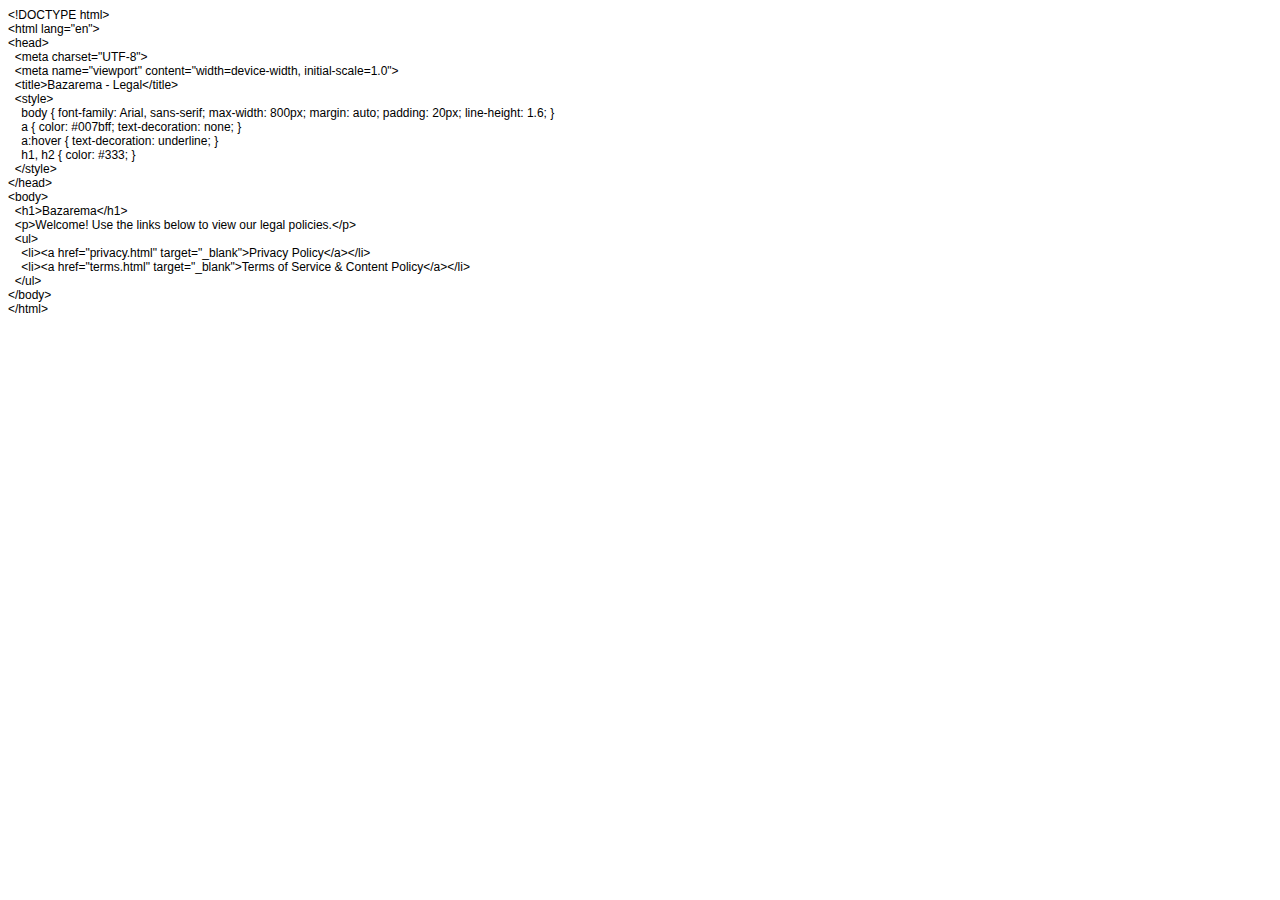
<file: index.html>
<!DOCTYPE html PUBLIC "-//W3C//DTD HTML 4.01//EN" "http://www.w3.org/TR/html4/strict.dtd">
<html>
<head>
  <meta http-equiv="Content-Type" content="text/html; charset=utf-8">
  <meta http-equiv="Content-Style-Type" content="text/css">
  <title></title>
  <meta name="Generator" content="Cocoa HTML Writer">
  <meta name="CocoaVersion" content="2575.3">
  <style type="text/css">
    p.p1 {margin: 0.0px 0.0px 0.0px 0.0px; font: 12.0px Helvetica}
  </style>
</head>
<body>
<p class="p1">&lt;!DOCTYPE html&gt;</p>
<p class="p1">&lt;html lang="en"&gt;</p>
<p class="p1">&lt;head&gt;</p>
<p class="p1"><span class="Apple-converted-space">  </span>&lt;meta charset="UTF-8"&gt;</p>
<p class="p1"><span class="Apple-converted-space">  </span>&lt;meta name="viewport" content="width=device-width, initial-scale=1.0"&gt;</p>
<p class="p1"><span class="Apple-converted-space">  </span>&lt;title&gt;Bazarema - Legal&lt;/title&gt;</p>
<p class="p1"><span class="Apple-converted-space">  </span>&lt;style&gt;</p>
<p class="p1"><span class="Apple-converted-space">    </span>body { font-family: Arial, sans-serif; max-width: 800px; margin: auto; padding: 20px; line-height: 1.6; }</p>
<p class="p1"><span class="Apple-converted-space">    </span>a { color: #007bff; text-decoration: none; }</p>
<p class="p1"><span class="Apple-converted-space">    </span>a:hover { text-decoration: underline; }</p>
<p class="p1"><span class="Apple-converted-space">    </span>h1, h2 { color: #333; }</p>
<p class="p1"><span class="Apple-converted-space">  </span>&lt;/style&gt;</p>
<p class="p1">&lt;/head&gt;</p>
<p class="p1">&lt;body&gt;</p>
<p class="p1"><span class="Apple-converted-space">  </span>&lt;h1&gt;Bazarema&lt;/h1&gt;</p>
<p class="p1"><span class="Apple-converted-space">  </span>&lt;p&gt;Welcome! Use the links below to view our legal policies.&lt;/p&gt;</p>
<p class="p1"><span class="Apple-converted-space">  </span>&lt;ul&gt;</p>
<p class="p1"><span class="Apple-converted-space">    </span>&lt;li&gt;&lt;a href="privacy.html" target="_blank"&gt;Privacy Policy&lt;/a&gt;&lt;/li&gt;</p>
<p class="p1"><span class="Apple-converted-space">    </span>&lt;li&gt;&lt;a href="terms.html" target="_blank"&gt;Terms of Service &amp; Content Policy&lt;/a&gt;&lt;/li&gt;</p>
<p class="p1"><span class="Apple-converted-space">  </span>&lt;/ul&gt;</p>
<p class="p1">&lt;/body&gt;</p>
<p class="p1">&lt;/html&gt;</p>
</body>
</html>
</file>
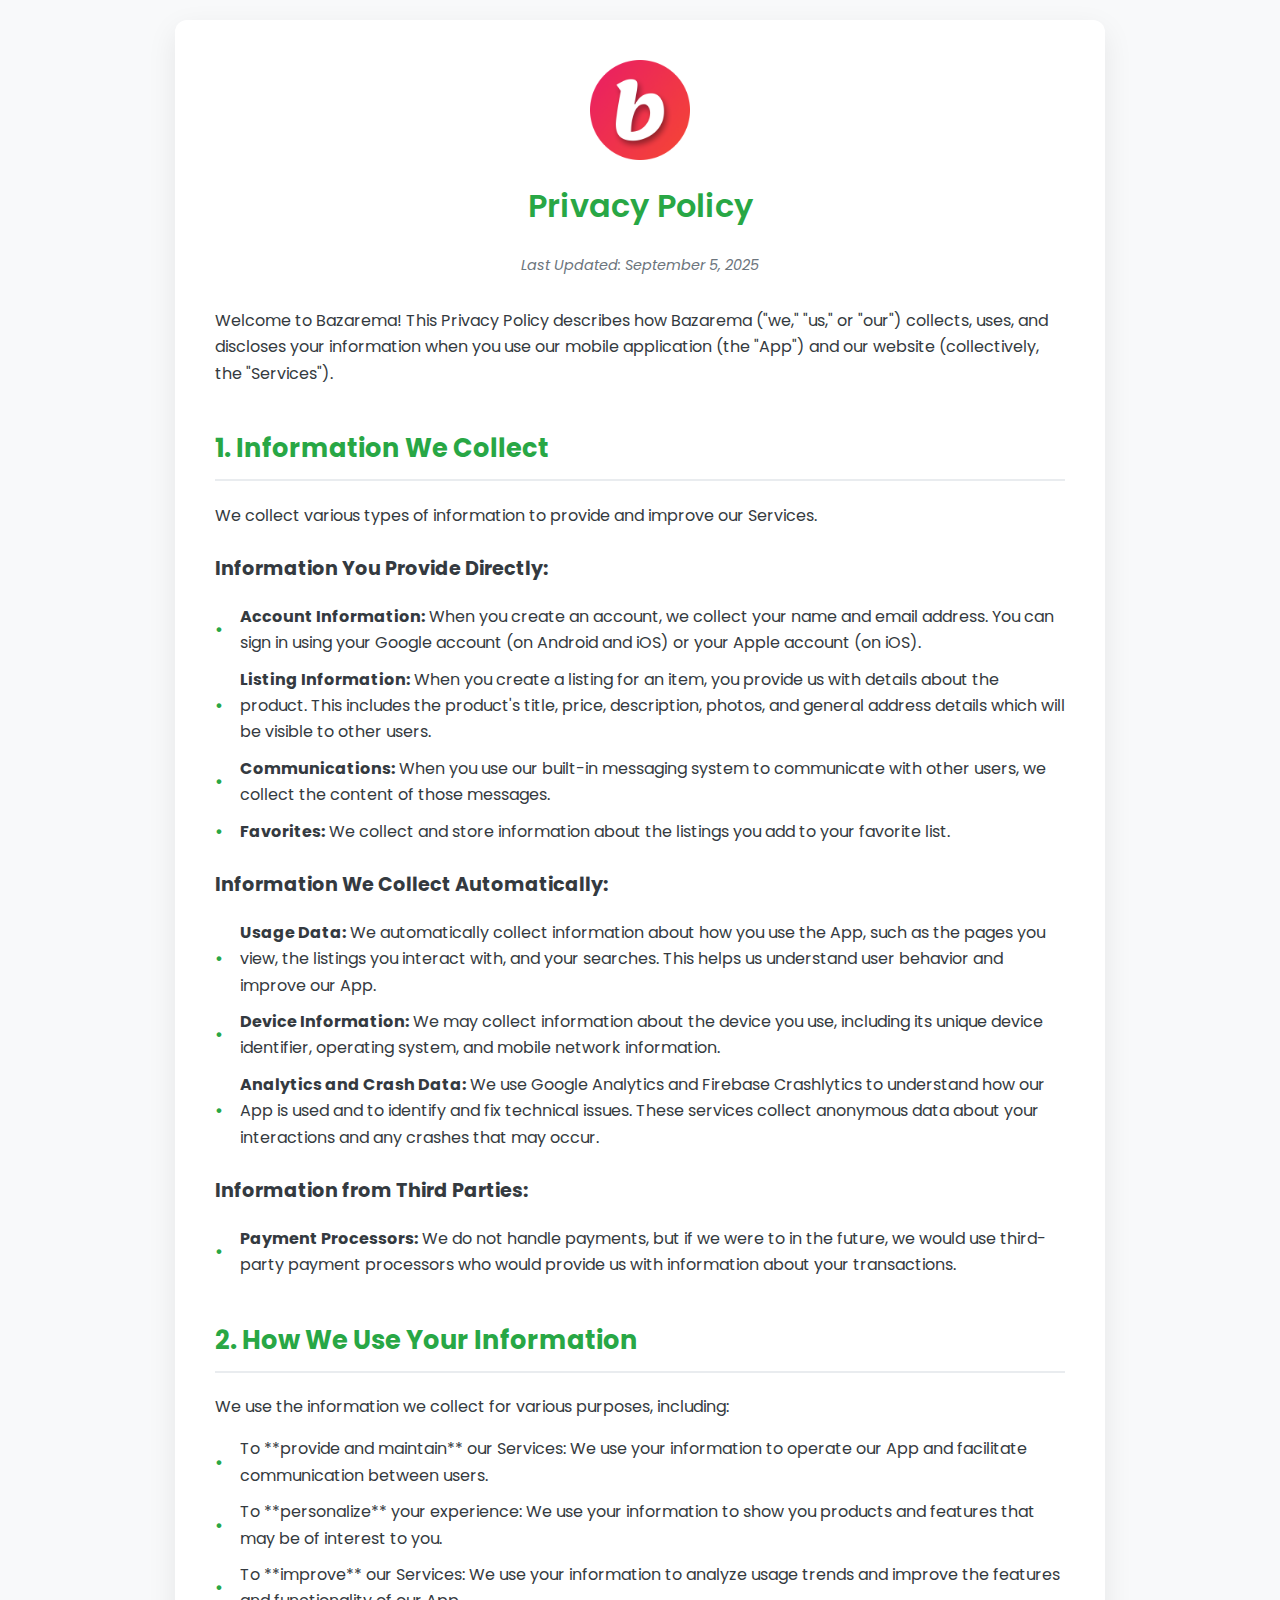
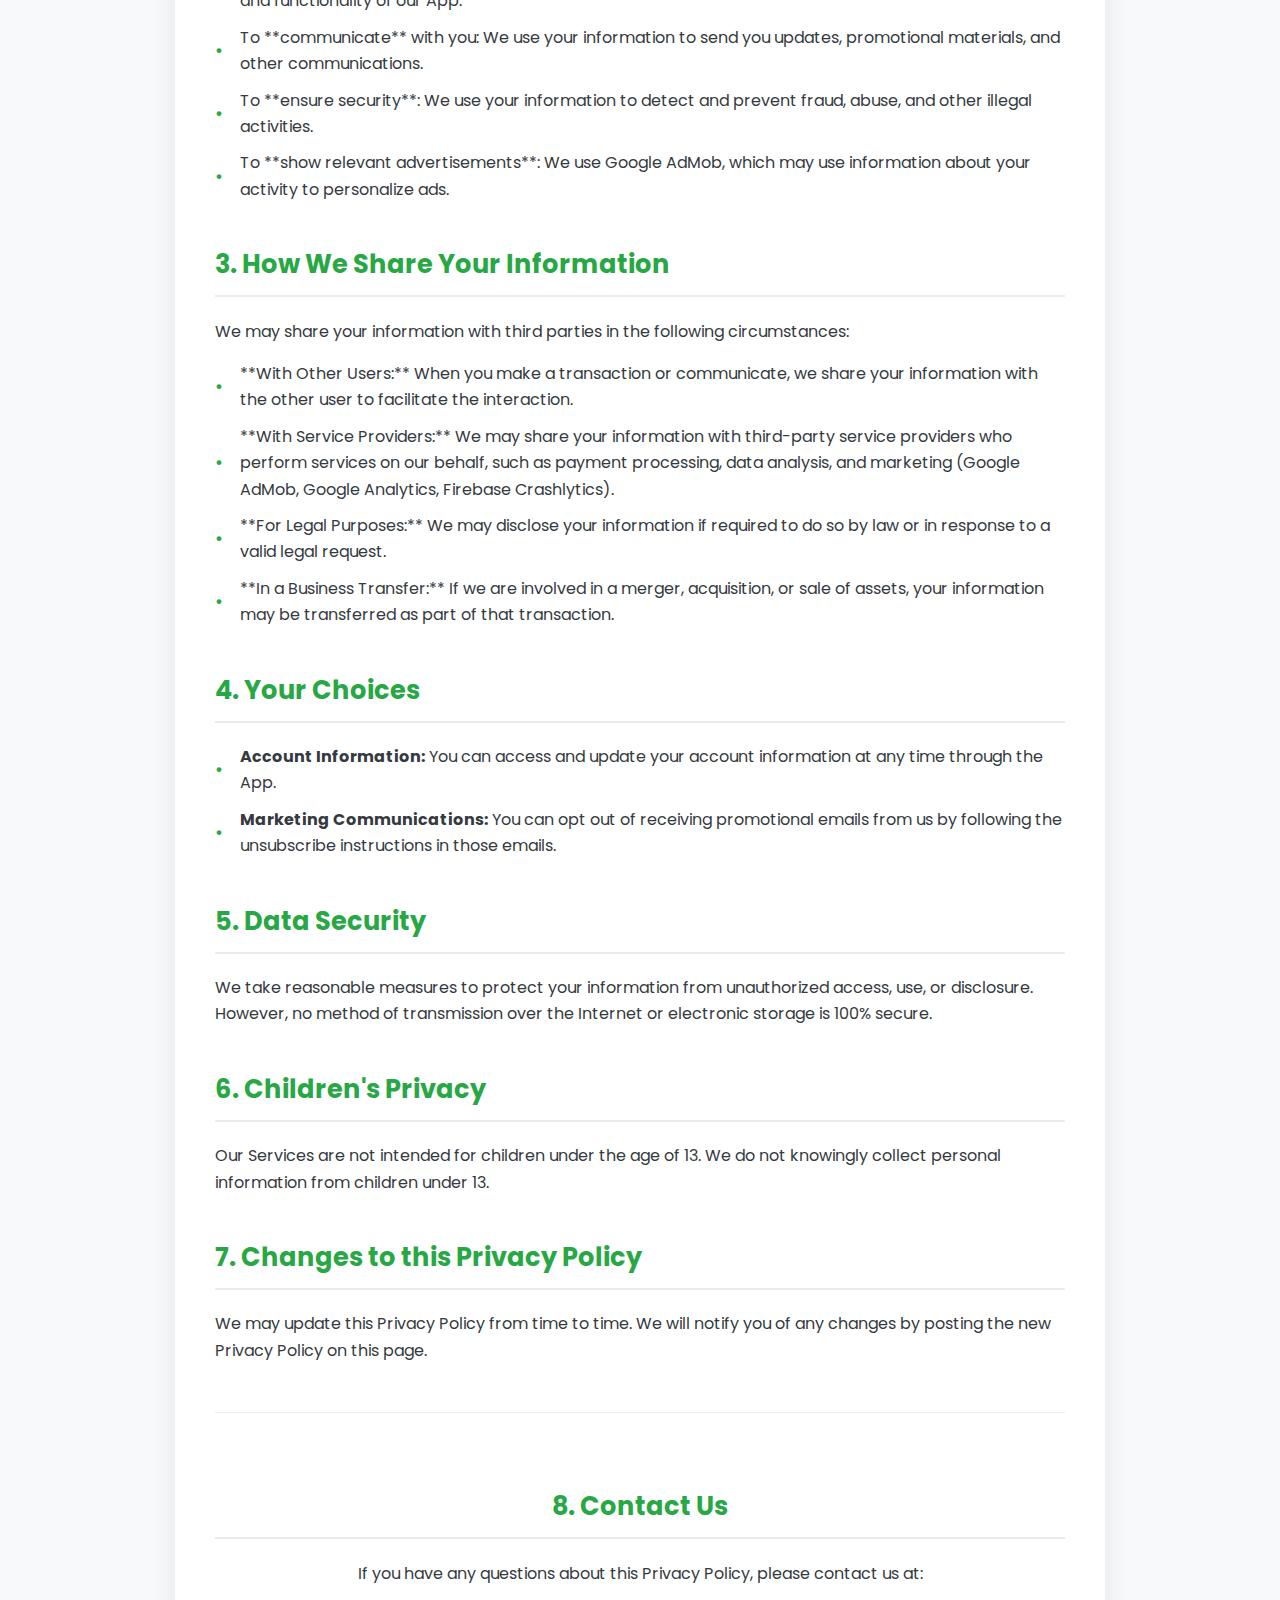
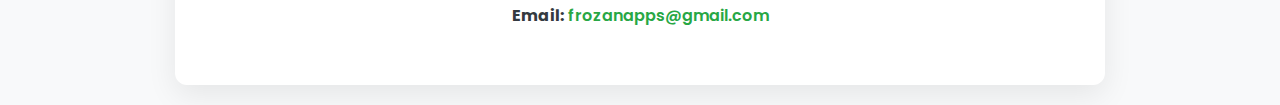
<file: privacy-policy-en.html>
<!DOCTYPE html>
<html lang="en">
<head>
    <meta charset="UTF-8">
    <meta name="viewport" content="width=device-width, initial-scale=1.0">
    <title>Bazarema - Privacy Policy</title>
    <link href="https://fonts.googleapis.com/css2?family=Poppins:wght@400;600&display=swap" rel="stylesheet">
    <style>
        :root {
            --primary-color: #28a745;
            --secondary-color: #f8f9fa;
            --text-color: #343a40;
            --light-text-color: #6c757d;
            --container-bg: #ffffff;
            --border-color: #e9ecef;
        }
        body {
            font-family: 'Poppins', sans-serif;
            line-height: 1.65;
            margin: 0;
            padding: 20px;
            background-color: var(--secondary-color);
            color: var(--text-color);
        }
        .container {
            max-width: 850px;
            margin: auto;
            background: var(--container-bg);
            padding: 40px;
            border-radius: 12px;
            box-shadow: 0 10px 30px rgba(0,0,0,0.08);
        }
        .header {
            text-align: center;
            margin-bottom: 30px;
        }
        .header .logo {
            margin-bottom: 20px;
        }
     .header .logo img {
        max-width: 100px; /* Adjust logo size as needed */
        height: auto;
        display: block; /* Ensures centering */
        margin: 0 auto; /* Centers the image */
      }
      .header h1 {
        color: var(--primary-color);
        font-size: 2rem;
        font-weight: 600;
        margin-top: 0;
      }
        .header .last-updated {
            font-style: italic;
            color: var(--light-text-color);
            font-size: 0.9rem;
        }
        .content h2 {
            font-size: 1.6rem;
            color: var(--primary-color);
            border-bottom: 2px solid var(--border-color);
            padding-bottom: 10px;
            margin-top: 2.5rem;
        }
        .content h3 {
            font-size: 1.2rem;
            color: var(--text-color);
            margin-top: 1.5rem;
        }
        .content p, .content ul {
            font-size: 1rem;
            color: var(--text-color);
        }
        .content ul {
            list-style: none;
            padding-left: 0;
        }
        .content li {
            position: relative;
            padding-left: 25px;
            margin-bottom: 10px;
        }
        .content li::before {
            content: '•';
            color: var(--primary-color);
            font-size: 1.2rem;
            position: absolute;
            left: 0;
            top: 50%;
            transform: translateY(-50%);
        }
        .contact-info {
            text-align: center;
            margin-top: 3rem;
            padding-top: 2rem;
            border-top: 1px solid var(--border-color);
        }
        a {
            color: var(--primary-color);
            text-decoration: none;
            font-weight: 600;
        }
        a:hover {
            text-decoration: underline;
        }
    </style>
</head>
<body>
    <div class="container">
        <div class="header">
            <div class="logo">
              <img src="bazarema_logo.png" alt="Bazarema Logo">
            </div>
            <h1>Privacy Policy</h1>
            <p class="last-updated">Last Updated: September 5, 2025</p>
        </div>
        
        <div class="content">
            <p>Welcome to Bazarema! This Privacy Policy describes how Bazarema ("we," "us," or "our") collects, uses, and discloses your information when you use our mobile application (the "App") and our website (collectively, the "Services").</p>

            <h2>1. Information We Collect</h2>
            <p>We collect various types of information to provide and improve our Services.</p>

            <h3>Information You Provide Directly:</h3>
            <ul>
                <li><strong>Account Information:</strong> When you create an account, we collect your name and email address. You can sign in using your Google account (on Android and iOS) or your Apple account (on iOS).</li>
                <li><strong>Listing Information:</strong> When you create a listing for an item, you provide us with details about the product. This includes the product's title, price, description, photos, and general address details which will be visible to other users.</li>
                <li><strong>Communications:</strong> When you use our built-in messaging system to communicate with other users, we collect the content of those messages.</li>
                <li><strong>Favorites:</strong> We collect and store information about the listings you add to your favorite list.</li>
            </ul>

            <h3>Information We Collect Automatically:</h3>
            <ul>
                <li><strong>Usage Data:</strong> We automatically collect information about how you use the App, such as the pages you view, the listings you interact with, and your searches. This helps us understand user behavior and improve our App.</li>
                <li><strong>Device Information:</strong> We may collect information about the device you use, including its unique device identifier, operating system, and mobile network information.</li>
                <li><strong>Analytics and Crash Data:</strong> We use Google Analytics and Firebase Crashlytics to understand how our App is used and to identify and fix technical issues. These services collect anonymous data about your interactions and any crashes that may occur.</li>
            </ul>

            <h3>Information from Third Parties:</h3>
            <ul>
                <li><strong>Payment Processors:</strong> We do not handle payments, but if we were to in the future, we would use third-party payment processors who would provide us with information about your transactions.</li>
            </ul>

            <h2>2. How We Use Your Information</h2>
            <p>We use the information we collect for various purposes, including:</p>
            <ul>
                <li>To **provide and maintain** our Services: We use your information to operate our App and facilitate communication between users.</li>
                <li>To **personalize** your experience: We use your information to show you products and features that may be of interest to you.</li>
                <li>To **improve** our Services: We use your information to analyze usage trends and improve the features and functionality of our App.</li>
                <li>To **communicate** with you: We use your information to send you updates, promotional materials, and other communications.</li>
                <li>To **ensure security**: We use your information to detect and prevent fraud, abuse, and other illegal activities.</li>
                <li>To **show relevant advertisements**: We use Google AdMob, which may use information about your activity to personalize ads.</li>
            </ul>

            <h2>3. How We Share Your Information</h2>
            <p>We may share your information with third parties in the following circumstances:</p>
            <ul>
                <li>**With Other Users:** When you make a transaction or communicate, we share your information with the other user to facilitate the interaction.</li>
                <li>**With Service Providers:** We may share your information with third-party service providers who perform services on our behalf, such as payment processing, data analysis, and marketing (Google AdMob, Google Analytics, Firebase Crashlytics).</li>
                <li>**For Legal Purposes:** We may disclose your information if required to do so by law or in response to a valid legal request.</li>
                <li>**In a Business Transfer:** If we are involved in a merger, acquisition, or sale of assets, your information may be transferred as part of that transaction.</li>
            </ul>
            
            <h2>4. Your Choices</h2>
            <ul>
                <li><strong>Account Information:</strong> You can access and update your account information at any time through the App.</li>
                <li><strong>Marketing Communications:</strong> You can opt out of receiving promotional emails from us by following the unsubscribe instructions in those emails.</li>
            </ul>

            <h2>5. Data Security</h2>
            <p>We take reasonable measures to protect your information from unauthorized access, use, or disclosure. However, no method of transmission over the Internet or electronic storage is 100% secure.</p>

            <h2>6. Children's Privacy</h2>
            <p>Our Services are not intended for children under the age of 13. We do not knowingly collect personal information from children under 13.</p>

            <h2>7. Changes to this Privacy Policy</h2>
            <p>We may update this Privacy Policy from time to time. We will notify you of any changes by posting the new Privacy Policy on this page.</p>

            <div class="contact-info">
                <h2>8. Contact Us</h2>
                <p>If you have any questions about this Privacy Policy, please contact us at:</p>
                <p><strong>Email:</strong> <a href="mailto:frozanapps@gmail.com">frozanapps@gmail.com</a></p>
            </div>
        </div>
    </div>
</body>
</html>
</file>
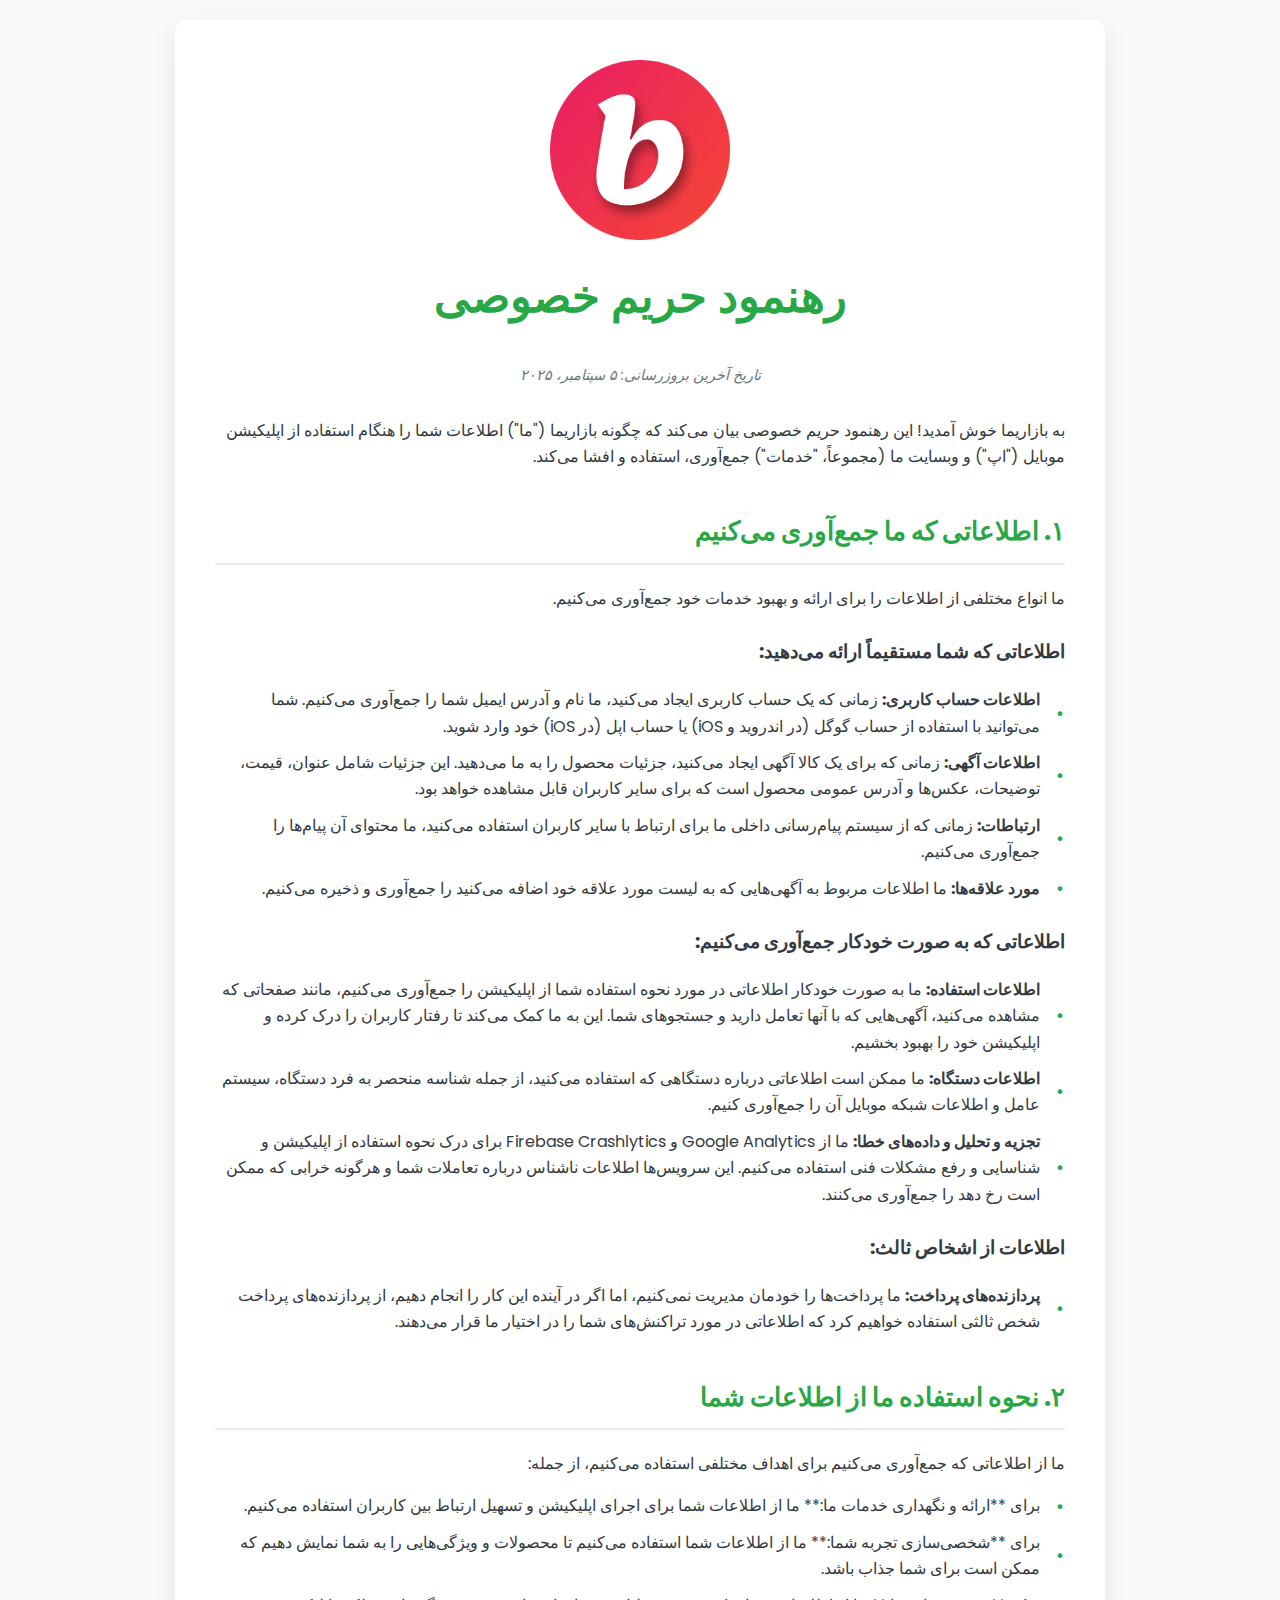
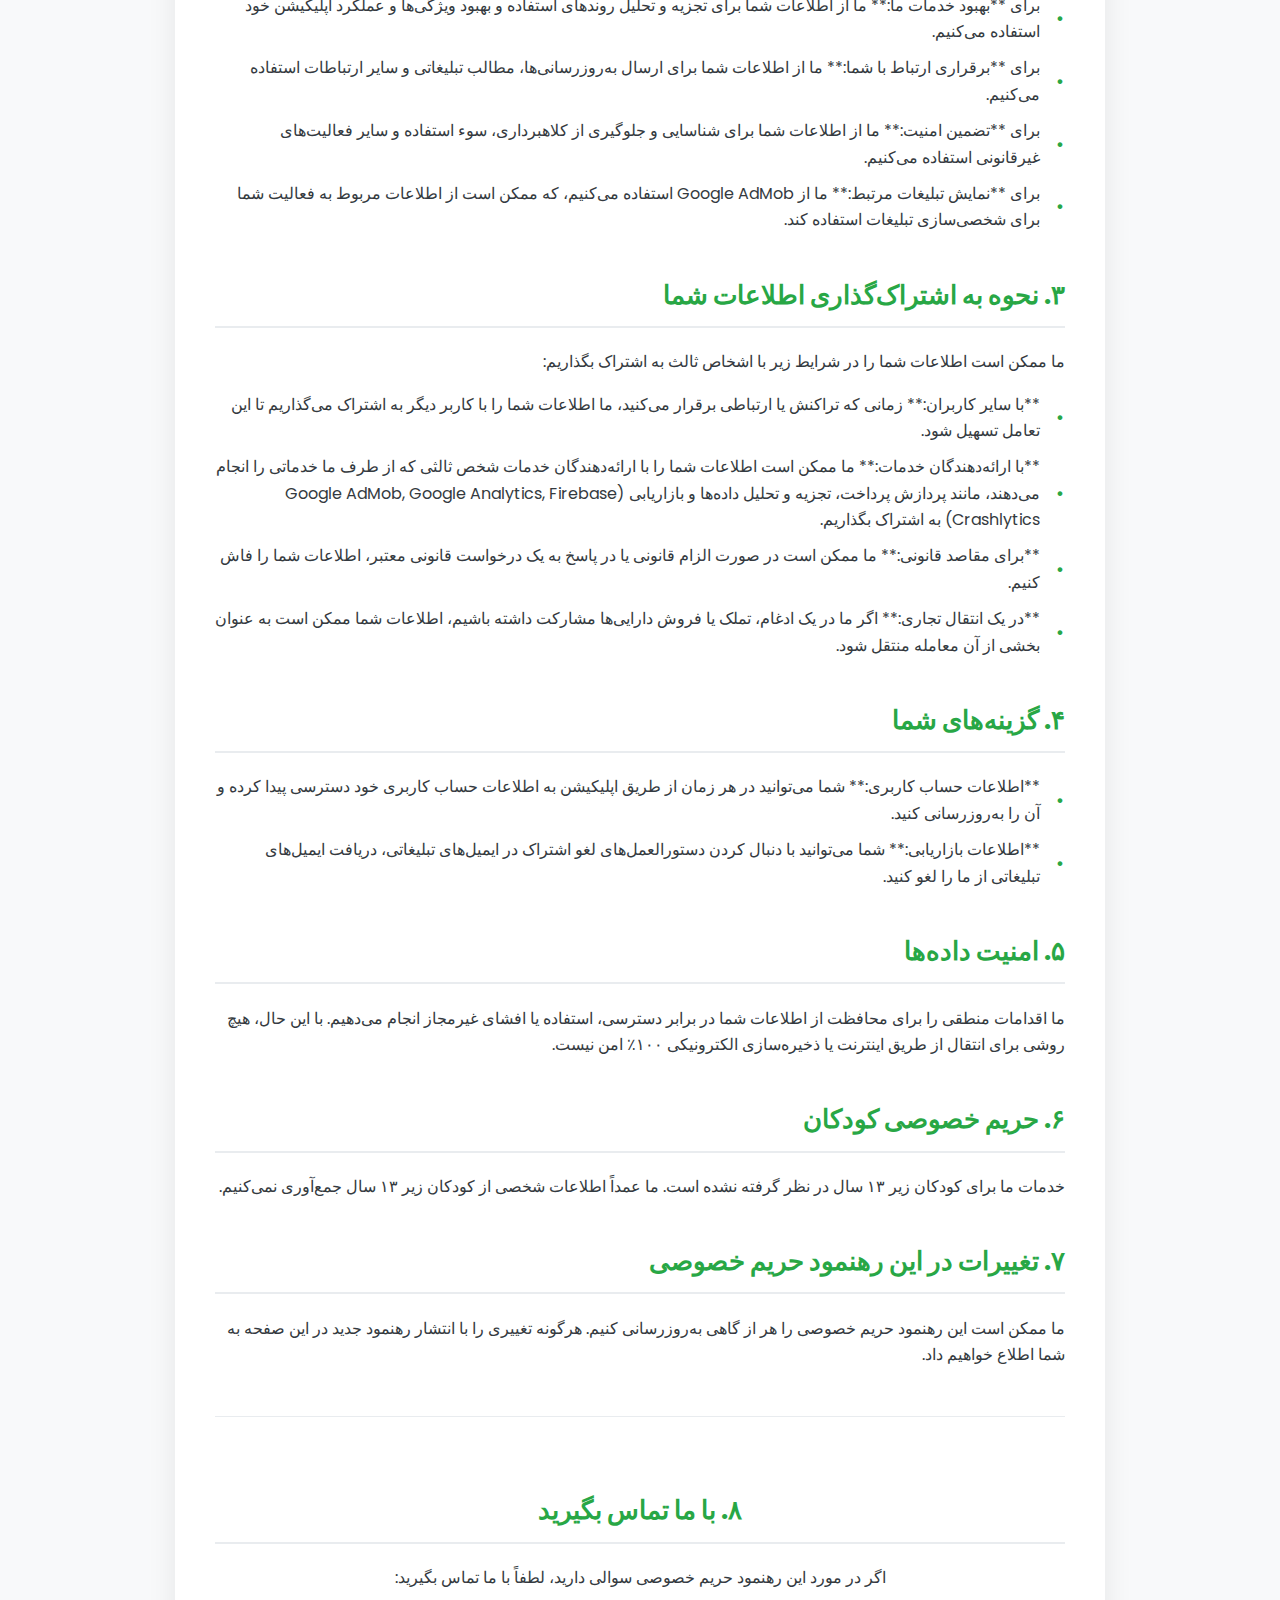
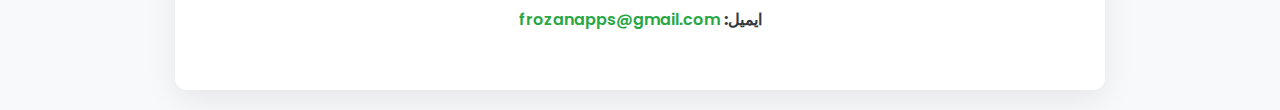
<file: privacy-policy-fa.html>
<!DOCTYPE html>
<html lang="fa" dir="rtl">
<head>
    <meta charset="UTF-8">
    <meta name="viewport" content="width=device-width, initial-scale=1.0">
    <title>Bazarema - رهنمود حریم خصوصی</title>
    <link href="https://fonts.googleapis.com/css2?family=Poppins:wght@400;600&display=swap" rel="stylesheet">
    <style>
        :root {
            --primary-color: #28a745;
            --secondary-color: #f8f9fa;
            --text-color: #343a40;
            --light-text-color: #6c757d;
            --container-bg: #ffffff;
            --border-color: #e9ecef;
        }
        body {
            font-family: 'Poppins', sans-serif;
            line-height: 1.65;
            margin: 0;
            padding: 20px;
            background-color: var(--secondary-color);
            color: var(--text-color);
            direction: rtl; /* Set text direction to right-to-left */
            text-align: right; /* Align text to the right for RTL languages */
        }
        .container {
            max-width: 850px;
            margin: auto;
            background: var(--container-bg);
            padding: 40px;
            border-radius: 12px;
            box-shadow: 0 10px 30px rgba(0,0,0,0.08);
        }
        .header {
            text-align: center;
            margin-bottom: 30px;
        }
        .header .logo {
            margin-bottom: 20px;
        }
        .header .logo img {
            max-width: 180px;
            height: auto;
            display: block;
            margin: 0 auto;
        }
        .header h1 {
            color: var(--primary-color);
            font-size: 2.8rem;
            font-weight: 600;
            margin-top: 0;
        }
        .header .last-updated {
            font-style: italic;
            color: var(--light-text-color);
            font-size: 0.9rem;
        }
        .content h2 {
            font-size: 1.6rem;
            color: var(--primary-color);
            border-bottom: 2px solid var(--border-color);
            padding-bottom: 10px;
            margin-top: 2.5rem;
        }
        .content h3 {
            font-size: 1.2rem;
            color: var(--text-color);
            margin-top: 1.5rem;
        }
        .content p, .content ul {
            font-size: 1rem;
            color: var(--text-color);
        }
        .content ul {
            list-style: none;
            padding-right: 0; /* Adjust padding for RTL */
            padding-left: 0; /* Ensure no left padding */
        }
        .content li {
            position: relative;
            padding-right: 25px; /* Adjust padding for RTL */
            padding-left: 0; /* Ensure no left padding */
            margin-bottom: 10px;
        }
        .content li::before {
            content: '•';
            color: var(--primary-color);
            font-size: 1.2rem;
            position: absolute;
            right: 0; /* Adjust position for RTL */
            left: auto; /* Remove left positioning */
            top: 50%;
            transform: translateY(-50%);
        }
        .contact-info {
            text-align: center;
            margin-top: 3rem;
            padding-top: 2rem;
            border-top: 1px solid var(--border-color);
        }
        a {
            color: var(--primary-color);
            text-decoration: none;
            font-weight: 600;
        }
        a:hover {
            text-decoration: underline;
        }
    </style>
</head>
<body>
    <div class="container">
        <div class="header">
            <div class="logo">
              <img src="bazarema_logo.png" alt="Bazarema Logo">
            </div>
            <h1>رهنمود حریم خصوصی</h1>
            <p class="last-updated">تاریخ آخرین بروزرسانی: ۵ سپتامبر، ۲۰۲۵</p>
        </div>
        
        <div class="content">
            <p>به بازاریما خوش آمدید! این رهنمود حریم خصوصی بیان می‌کند که چگونه بازاریما ("ما") اطلاعات شما را هنگام استفاده از اپلیکیشن موبایل ("اپ") و وبسایت ما (مجموعاً، "خدمات") جمع‌آوری، استفاده و افشا می‌کند.</p>

            <h2>۱. اطلاعاتی که ما جمع‌آوری می‌کنیم</h2>
            <p>ما انواع مختلفی از اطلاعات را برای ارائه و بهبود خدمات خود جمع‌آوری می‌کنیم.</p>

            <h3>اطلاعاتی که شما مستقیماً ارائه می‌دهید:</h3>
            <ul>
                <li><strong>اطلاعات حساب کاربری:</strong> زمانی که یک حساب کاربری ایجاد می‌کنید، ما نام و آدرس ایمیل شما را جمع‌آوری می‌کنیم. شما می‌توانید با استفاده از حساب گوگل (در اندروید و iOS) یا حساب اپل (در iOS) خود وارد شوید.</li>
                <li><strong>اطلاعات آگهی:</strong> زمانی که برای یک کالا آگهی ایجاد می‌کنید، جزئیات محصول را به ما می‌دهید. این جزئیات شامل عنوان، قیمت، توضیحات، عکس‌ها و آدرس عمومی محصول است که برای سایر کاربران قابل مشاهده خواهد بود.</li>
                <li><strong>ارتباطات:</strong> زمانی که از سیستم پیام‌رسانی داخلی ما برای ارتباط با سایر کاربران استفاده می‌کنید، ما محتوای آن پیام‌ها را جمع‌آوری می‌کنیم.</li>
                <li><strong>مورد علاقه‌ها:</strong> ما اطلاعات مربوط به آگهی‌هایی که به لیست مورد علاقه خود اضافه می‌کنید را جمع‌آوری و ذخیره می‌کنیم.</li>
            </ul>

            <h3>اطلاعاتی که به صورت خودکار جمع‌آوری می‌کنیم:</h3>
            <ul>
                <li><strong>اطلاعات استفاده:</strong> ما به صورت خودکار اطلاعاتی در مورد نحوه استفاده شما از اپلیکیشن را جمع‌آوری می‌کنیم، مانند صفحاتی که مشاهده می‌کنید، آگهی‌هایی که با آنها تعامل دارید و جستجوهای شما. این به ما کمک می‌کند تا رفتار کاربران را درک کرده و اپلیکیشن خود را بهبود بخشیم.</li>
                <li><strong>اطلاعات دستگاه:</strong> ما ممکن است اطلاعاتی درباره دستگاهی که استفاده می‌کنید، از جمله شناسه منحصر به فرد دستگاه، سیستم عامل و اطلاعات شبکه موبایل آن را جمع‌آوری کنیم.</li>
                <li><strong>تجزیه و تحلیل و داده‌های خطا:</strong> ما از Google Analytics و Firebase Crashlytics برای درک نحوه استفاده از اپلیکیشن و شناسایی و رفع مشکلات فنی استفاده می‌کنیم. این سرویس‌ها اطلاعات ناشناس درباره تعاملات شما و هرگونه خرابی که ممکن است رخ دهد را جمع‌آوری می‌کنند.</li>
            </ul>

            <h3>اطلاعات از اشخاص ثالث:</h3>
            <ul>
                <li><strong>پردازنده‌های پرداخت:</strong> ما پرداخت‌ها را خودمان مدیریت نمی‌کنیم، اما اگر در آینده این کار را انجام دهیم، از پردازنده‌های پرداخت شخص ثالثی استفاده خواهیم کرد که اطلاعاتی در مورد تراکنش‌های شما را در اختیار ما قرار می‌دهند.</li>
            </ul>

            <h2>۲. نحوه استفاده ما از اطلاعات شما</h2>
            <p>ما از اطلاعاتی که جمع‌آوری می‌کنیم برای اهداف مختلفی استفاده می‌کنیم، از جمله:</p>
            <ul>
                <li>برای **ارائه و نگهداری خدمات ما:** ما از اطلاعات شما برای اجرای اپلیکیشن و تسهیل ارتباط بین کاربران استفاده می‌کنیم.</li>
                <li>برای **شخصی‌سازی تجربه شما:** ما از اطلاعات شما استفاده می‌کنیم تا محصولات و ویژگی‌هایی را به شما نمایش دهیم که ممکن است برای شما جذاب باشد.</li>
                <li>برای **بهبود خدمات ما:** ما از اطلاعات شما برای تجزیه و تحلیل روندهای استفاده و بهبود ویژگی‌ها و عملکرد اپلیکیشن خود استفاده می‌کنیم.</li>
                <li>برای **برقراری ارتباط با شما:** ما از اطلاعات شما برای ارسال به‌روزرسانی‌ها، مطالب تبلیغاتی و سایر ارتباطات استفاده می‌کنیم.</li>
                <li>برای **تضمین امنیت:** ما از اطلاعات شما برای شناسایی و جلوگیری از کلاهبرداری، سوء استفاده و سایر فعالیت‌های غیرقانونی استفاده می‌کنیم.</li>
                <li>برای **نمایش تبلیغات مرتبط:** ما از Google AdMob استفاده می‌کنیم، که ممکن است از اطلاعات مربوط به فعالیت شما برای شخصی‌سازی تبلیغات استفاده کند.</li>
            </ul>

            <h2>۳. نحوه به اشتراک‌گذاری اطلاعات شما</h2>
            <p>ما ممکن است اطلاعات شما را در شرایط زیر با اشخاص ثالث به اشتراک بگذاریم:</p>
            <ul>
                <li>**با سایر کاربران:** زمانی که تراکنش یا ارتباطی برقرار می‌کنید، ما اطلاعات شما را با کاربر دیگر به اشتراک می‌گذاریم تا این تعامل تسهیل شود.</li>
                <li>**با ارائه‌دهندگان خدمات:** ما ممکن است اطلاعات شما را با ارائه‌دهندگان خدمات شخص ثالثی که از طرف ما خدماتی را انجام می‌دهند، مانند پردازش پرداخت، تجزیه و تحلیل داده‌ها و بازاریابی (Google AdMob, Google Analytics, Firebase Crashlytics) به اشتراک بگذاریم.</li>
                <li>**برای مقاصد قانونی:** ما ممکن است در صورت الزام قانونی یا در پاسخ به یک درخواست قانونی معتبر، اطلاعات شما را فاش کنیم.</li>
                <li>**در یک انتقال تجاری:** اگر ما در یک ادغام، تملک یا فروش دارایی‌ها مشارکت داشته باشیم، اطلاعات شما ممکن است به عنوان بخشی از آن معامله منتقل شود.</li>
            </ul>
            
            <h2>۴. گزینه‌های شما</h2>
            <ul>
                <li>**اطلاعات حساب کاربری:** شما می‌توانید در هر زمان از طریق اپلیکیشن به اطلاعات حساب کاربری خود دسترسی پیدا کرده و آن را به‌روزرسانی کنید.</li>
                <li>**اطلاعات بازاریابی:** شما می‌توانید با دنبال کردن دستورالعمل‌های لغو اشتراک در ایمیل‌های تبلیغاتی، دریافت ایمیل‌های تبلیغاتی از ما را لغو کنید.</li>
            </ul>

            <h2>۵. امنیت داده‌ها</h2>
            <p>ما اقدامات منطقی را برای محافظت از اطلاعات شما در برابر دسترسی، استفاده یا افشای غیرمجاز انجام می‌دهیم. با این حال، هیچ روشی برای انتقال از طریق اینترنت یا ذخیره‌سازی الکترونیکی ۱۰۰٪ امن نیست.</p>

            <h2>۶. حریم خصوصی کودکان</h2>
            <p>خدمات ما برای کودکان زیر ۱۳ سال در نظر گرفته نشده است. ما عمداً اطلاعات شخصی از کودکان زیر ۱۳ سال جمع‌آوری نمی‌کنیم.</p>

            <h2>۷. تغییرات در این رهنمود حریم خصوصی</h2>
            <p>ما ممکن است این رهنمود حریم خصوصی را هر از گاهی به‌روزرسانی کنیم. هرگونه تغییری را با انتشار رهنمود جدید در این صفحه به شما اطلاع خواهیم داد.</p>

            <div class="contact-info">
                <h2>۸. با ما تماس بگیرید</h2>
                <p>اگر در مورد این رهنمود حریم خصوصی سوالی دارید، لطفاً با ما تماس بگیرید:</p>
                <p><strong>ایمیل:</strong> <a href="mailto:frozanapps@gmail.com">frozanapps@gmail.com</a></p>
            </div>
        </div>
    </div>
</body>
</html>
</file>
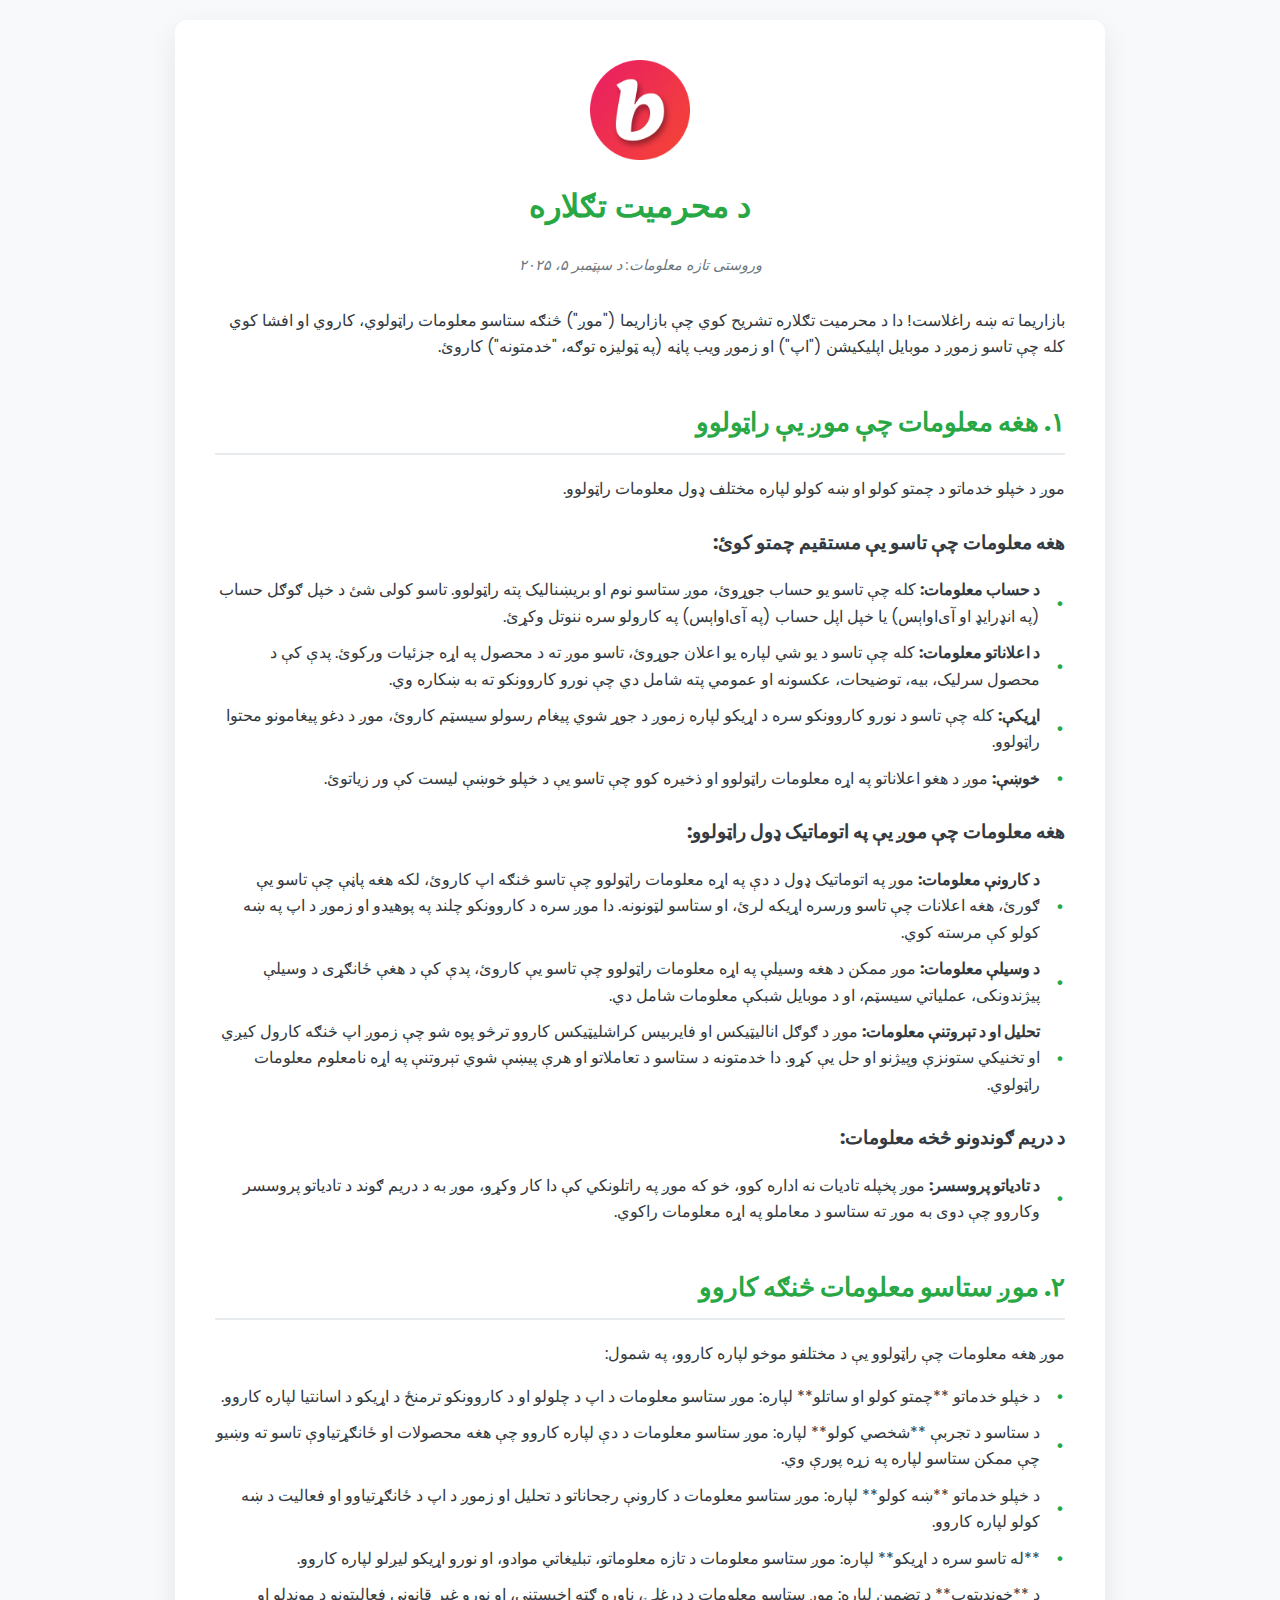
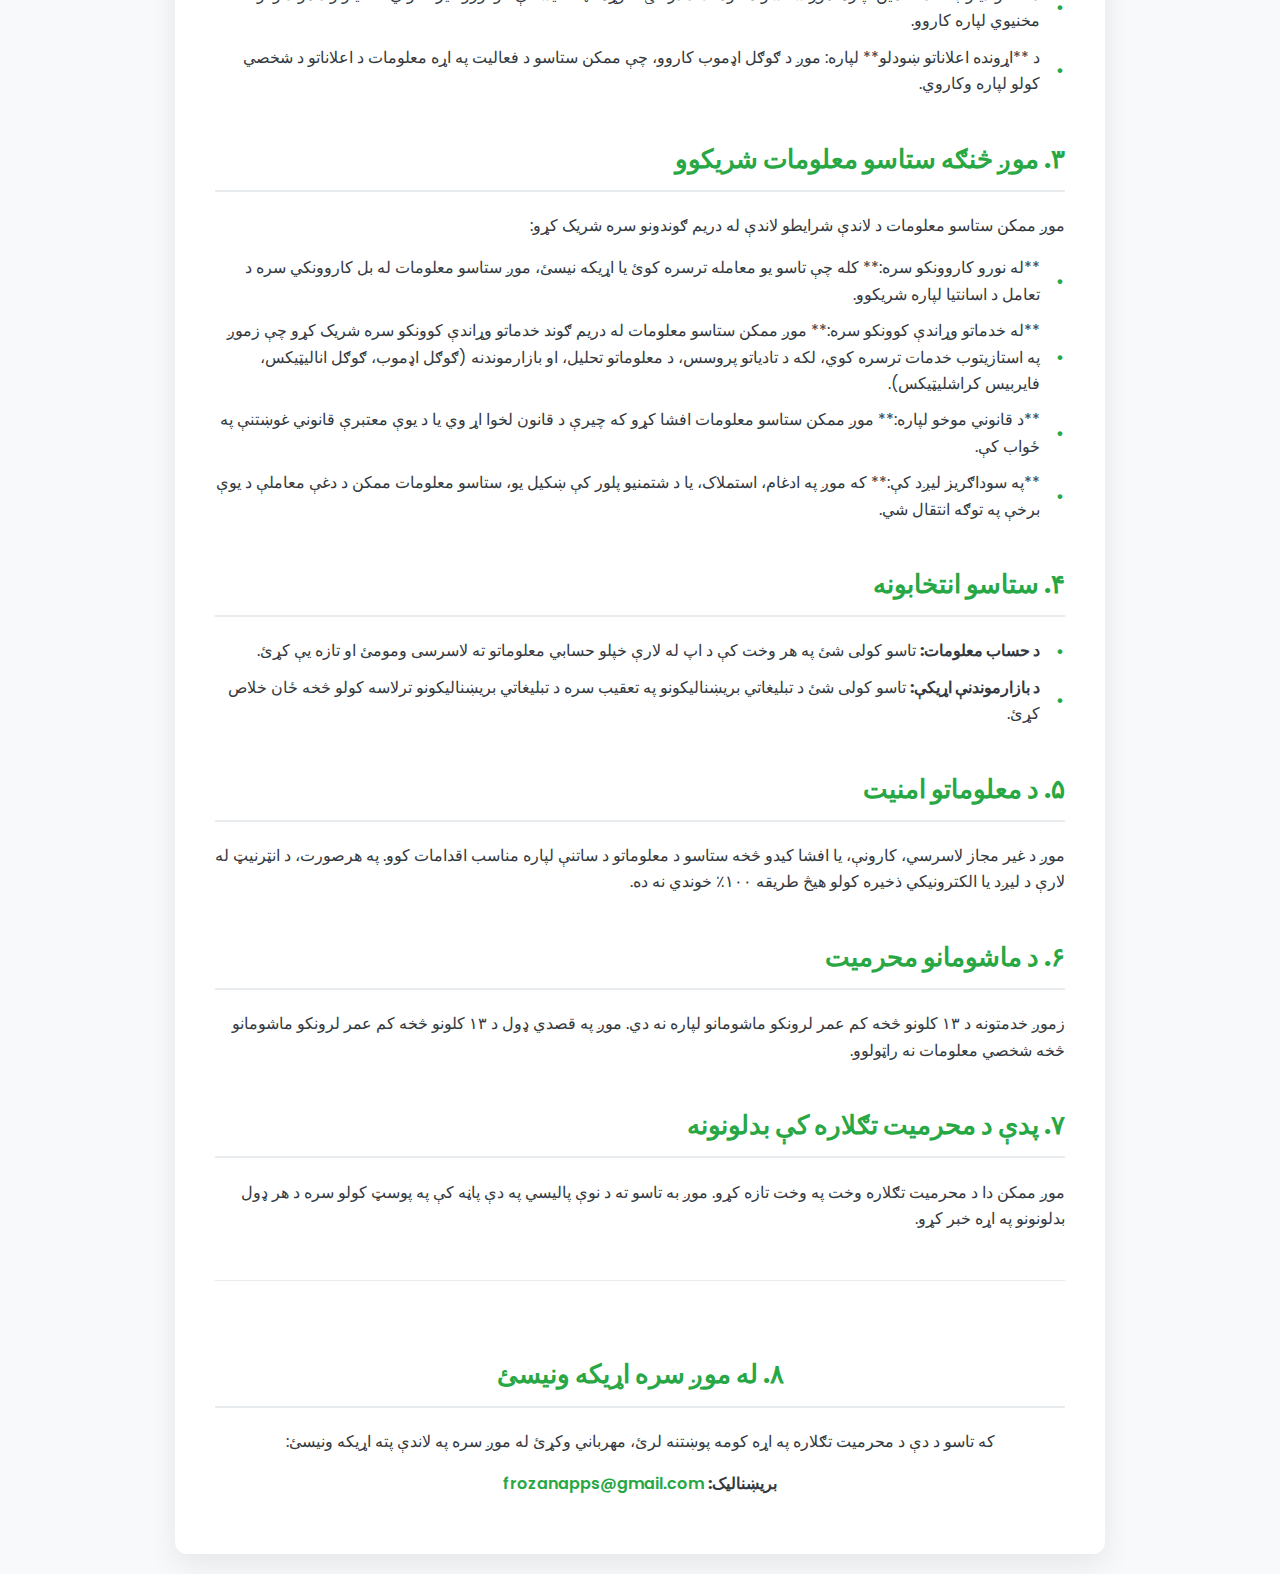
<file: privacy-policy-ps.html>
<!DOCTYPE html>
<html lang="ps" dir="rtl">
<head>
    <meta charset="UTF-8">
    <meta name="viewport" content="width=device-width, initial-scale=1.0">
    <title>Bazarema - د محرمیت تګلاره</title>
    <link href="https://fonts.googleapis.com/css2?family=Poppins:wght@400;600&display=swap" rel="stylesheet">
    <style>
        :root {
            --primary-color: #28a745;
            --secondary-color: #f8f9fa;
            --text-color: #343a40;
            --light-text-color: #6c757d;
            --container-bg: #ffffff;
            --border-color: #e9ecef;
        }
        body {
            font-family: 'Poppins', sans-serif;
            line-height: 1.65;
            margin: 0;
            padding: 20px;
            background-color: var(--secondary-color);
            color: var(--text-color);
            direction: rtl; /* Set text direction to right-to-left */
            text-align: right; /* Align text to the right for RTL languages */
        }
        .container {
            max-width: 850px;
            margin: auto;
            background: var(--container-bg);
            padding: 40px;
            border-radius: 12px;
            box-shadow: 0 10px 30px rgba(0,0,0,0.08);
        }
        .header {
            text-align: center;
            margin-bottom: 30px;
        }
        .header .logo {
            margin-bottom: 20px;
        }
       .header .logo img {
        max-width: 100px; /* Adjust logo size as needed */
        height: auto;
        display: block; /* Ensures centering */
        margin: 0 auto; /* Centers the image */
      }
      .header h1 {
        color: var(--primary-color);
        font-size: 2rem;
        font-weight: 600;
        margin-top: 0;
      }
        .header .last-updated {
            font-style: italic;
            color: var(--light-text-color);
            font-size: 0.9rem;
        }
        .content h2 {
            font-size: 1.6rem;
            color: var(--primary-color);
            border-bottom: 2px solid var(--border-color);
            padding-bottom: 10px;
            margin-top: 2.5rem;
        }
        .content h3 {
            font-size: 1.2rem;
            color: var(--text-color);
            margin-top: 1.5rem;
        }
        .content p, .content ul {
            font-size: 1rem;
            color: var(--text-color);
        }
        .content ul {
            list-style: none;
            padding-right: 0; /* Adjust padding for RTL */
            padding-left: 0; /* Ensure no left padding */
        }
        .content li {
            position: relative;
            padding-right: 25px; /* Adjust padding for RTL */
            padding-left: 0; /* Ensure no left padding */
            margin-bottom: 10px;
        }
        .content li::before {
            content: '•';
            color: var(--primary-color);
            font-size: 1.2rem;
            position: absolute;
            right: 0; /* Adjust position for RTL */
            left: auto; /* Remove left positioning */
            top: 50%;
            transform: translateY(-50%);
        }
        .contact-info {
            text-align: center;
            margin-top: 3rem;
            padding-top: 2rem;
            border-top: 1px solid var(--border-color);
        }
        a {
            color: var(--primary-color);
            text-decoration: none;
            font-weight: 600;
        }
        a:hover {
            text-decoration: underline;
        }
    </style>
</head>
<body>
    <div class="container">
        <div class="header">
            <div class="logo">
               <img src="bazarema_logo.png" alt="Bazarema Logo">
            </div>
            <h1>د محرمیت تګلاره</h1>
            <p class="last-updated">وروستی تازه معلومات: د سپټمبر ۵، ۲۰۲۵</p>
        </div>
        
        <div class="content">
            <p>بازاریما ته ښه راغلاست! دا د محرمیت تګلاره تشریح کوي چې بازاریما ("موږ") څنګه ستاسو معلومات راټولوي، کاروي او افشا کوي کله چې تاسو زموږ د موبایل اپلیکیشن ("اپ") او زموږ ویب پاڼه (په ټولیزه توګه، "خدمتونه") کاروئ.</p>

            <h2>۱. هغه معلومات چې موږ یې راټولوو</h2>
            <p>موږ د خپلو خدماتو د چمتو کولو او ښه کولو لپاره مختلف ډول معلومات راټولوو.</p>

            <h3>هغه معلومات چې تاسو یې مستقیم چمتو کوئ:</h3>
            <ul>
                <li><strong>د حساب معلومات:</strong> کله چې تاسو یو حساب جوړوئ، موږ ستاسو نوم او بریښنالیک پته راټولوو. تاسو کولی شئ د خپل ګوګل حساب (په انډرایډ او آی‌او‌اېس) یا خپل اپل حساب (په آی‌او‌اېس) په کارولو سره ننوتل وکړئ.</li>
                <li><strong>د اعلاناتو معلومات:</strong> کله چې تاسو د یو شي لپاره یو اعلان جوړوئ، تاسو موږ ته د محصول په اړه جزئیات ورکوئ. پدې کې د محصول سرلیک، بیه، توضیحات، عکسونه او عمومي پته شامل دي چې نورو کاروونکو ته به ښکاره وي.</li>
                <li><strong>اړیکې:</strong> کله چې تاسو د نورو کاروونکو سره د اړیکو لپاره زموږ د جوړ شوي پیغام رسولو سیسټم کاروئ، موږ د دغو پیغامونو محتوا راټولوو.</li>
                <li><strong>خوښې:</strong> موږ د هغو اعلاناتو په اړه معلومات راټولوو او ذخیره کوو چې تاسو یې د خپلو خوښې لیست کې ور زیاتوئ.</li>
            </ul>

            <h3>هغه معلومات چې موږ یې په اتوماتیک ډول راټولوو:</h3>
            <ul>
                <li><strong>د کارونې معلومات:</strong> موږ په اتوماتیک ډول د دې په اړه معلومات راټولوو چې تاسو څنګه اپ کاروئ، لکه هغه پاڼې چې تاسو یې ګورئ، هغه اعلانات چې تاسو ورسره اړیکه لرئ، او ستاسو لټونونه. دا موږ سره د کاروونکو چلند په پوهیدو او زموږ د اپ په ښه کولو کې مرسته کوي.</li>
                <li><strong>د وسیلې معلومات:</strong> موږ ممکن د هغه وسیلې په اړه معلومات راټولوو چې تاسو یې کاروئ، پدې کې د هغې ځانګړی د وسیلې پیژندونکی، عملیاتي سیسټم، او د موبایل شبکې معلومات شامل دي.</li>
                <li><strong>تحلیل او د تېروتنې معلومات:</strong> موږ د ګوګل انالیټیکس او فایربیس کراشلیټیکس کاروو ترڅو پوه شو چې زموږ اپ څنګه کارول کیږي او تخنیکي ستونزې وپیژنو او حل یې کړو. دا خدمتونه د ستاسو د تعاملاتو او هرې پیښې شوي تېروتنې په اړه نامعلوم معلومات راټولوي.</li>
            </ul>

            <h3>د دریم ګوندونو څخه معلومات:</h3>
            <ul>
                <li><strong>د تادیاتو پروسسر:</strong> موږ پخپله تادیات نه اداره کوو، خو که موږ په راتلونکي کې دا کار وکړو، موږ به د دریم ګوند د تادیاتو پروسسر وکاروو چې دوی به موږ ته ستاسو د معاملو په اړه معلومات راکوي.</li>
            </ul>

            <h2>۲. موږ ستاسو معلومات څنګه کاروو</h2>
            <p>موږ هغه معلومات چې راټولوو یې د مختلفو موخو لپاره کاروو، په شمول:</p>
            <ul>
                <li>د خپلو خدماتو **چمتو کولو او ساتلو** لپاره: موږ ستاسو معلومات د اپ د چلولو او د کاروونکو ترمنځ د اړیکو د اسانتیا لپاره کاروو.</li>
                <li>د ستاسو د تجربې **شخصي کولو** لپاره: موږ ستاسو معلومات د دې لپاره کاروو چې هغه محصولات او ځانګړتیاوې تاسو ته وښیو چې ممکن ستاسو لپاره په زړه پورې وي.</li>
                <li>د خپلو خدماتو **ښه کولو** لپاره: موږ ستاسو معلومات د کارونې رجحاناتو د تحلیل او زموږ د اپ د ځانګړتیاوو او فعالیت د ښه کولو لپاره کاروو.</li>
                <li>**له تاسو سره د اړیکو** لپاره: موږ ستاسو معلومات د تازه معلوماتو، تبلیغاتي موادو، او نورو اړیکو لیږلو لپاره کاروو.</li>
                <li>د **خوندیتوب** د تضمین لپاره: موږ ستاسو معلومات د درغلۍ، ناوړه ګټه اخیستنې، او نورو غیر قانوني فعالیتونو د موندلو او مخنیوي لپاره کاروو.</li>
                <li>د **اړونده اعلاناتو ښودلو** لپاره: موږ د ګوګل اډموب کاروو، چې ممکن ستاسو د فعالیت په اړه معلومات د اعلاناتو د شخصي کولو لپاره وکاروي.</li>
            </ul>

            <h2>۳. موږ څنګه ستاسو معلومات شریکوو</h2>
            <p>موږ ممکن ستاسو معلومات د لاندې شرایطو لاندې له دریم ګوندونو سره شریک کړو:</p>
            <ul>
                <li>**له نورو کاروونکو سره:** کله چې تاسو یو معامله ترسره کوئ یا اړیکه نیسئ، موږ ستاسو معلومات له بل کاروونکي سره د تعامل د اسانتیا لپاره شریکوو.</li>
                <li>**له خدماتو وړاندې کوونکو سره:** موږ ممکن ستاسو معلومات له دریم ګوند خدماتو وړاندې کوونکو سره شریک کړو چې زموږ په استازیتوب خدمات ترسره کوي، لکه د تادیاتو پروسس، د معلوماتو تحلیل، او بازارموندنه (ګوګل اډموب، ګوګل انالیټیکس، فایربیس کراشلیټیکس).</li>
                <li>**د قانوني موخو لپاره:** موږ ممکن ستاسو معلومات افشا کړو که چیرې د قانون لخوا اړ وي یا د یوې معتبرې قانوني غوښتنې په ځواب کې.</li>
                <li>**په سوداګریز لیږد کې:** که موږ په ادغام، استملاک، یا د شتمنیو پلور کې ښکیل یو، ستاسو معلومات ممکن د دغې معاملې د یوې برخې په توګه انتقال شي.</li>
            </ul>
            
            <h2>۴. ستاسو انتخابونه</h2>
            <ul>
                <li><strong>د حساب معلومات:</strong> تاسو کولی شئ په هر وخت کې د اپ له لارې خپلو حسابي معلوماتو ته لاسرسی ومومئ او تازه یې کړئ.</li>
                <li><strong>د بازارموندنې اړیکې:</strong> تاسو کولی شئ د تبلیغاتي بریښنالیکونو په تعقیب سره د تبلیغاتي بریښنالیکونو ترلاسه کولو څخه ځان خلاص کړئ.</li>
            </ul>

            <h2>۵. د معلوماتو امنیت</h2>
            <p>موږ د غیر مجاز لاسرسي، کارونې، یا افشا کیدو څخه ستاسو د معلوماتو د ساتنې لپاره مناسب اقدامات کوو. په هرصورت، د انټرنیټ له لارې د لیږد یا الکترونیکي ذخیره کولو هیڅ طریقه ۱۰۰٪ خوندي نه ده.</p>

            <h2>۶. د ماشومانو محرمیت</h2>
            <p>زموږ خدمتونه د ۱۳ کلونو څخه کم عمر لرونکو ماشومانو لپاره نه دي. موږ په قصدي ډول د ۱۳ کلونو څخه کم عمر لرونکو ماشومانو څخه شخصي معلومات نه راټولوو.</p>

            <h2>۷. پدې د محرمیت تګلاره کې بدلونونه</h2>
            <p>موږ ممکن دا د محرمیت تګلاره وخت په وخت تازه کړو. موږ به تاسو ته د نوې پالیسي په دې پاڼه کې په پوسټ کولو سره د هر ډول بدلونونو په اړه خبر کړو.</p>

            <div class="contact-info">
                <h2>۸. له موږ سره اړیکه ونیسئ</h2>
                <p>که تاسو د دې د محرمیت تګلاره په اړه کومه پوښتنه لرئ، مهرباني وکړئ له موږ سره په لاندې پته اړیکه ونیسئ:</p>
                <p><strong>بریښنالیک:</strong> <a href="mailto:frozanapps@gmail.com">frozanapps@gmail.com</a></p>
            </div>
        </div>
    </div>
</body>
</html>
</file>
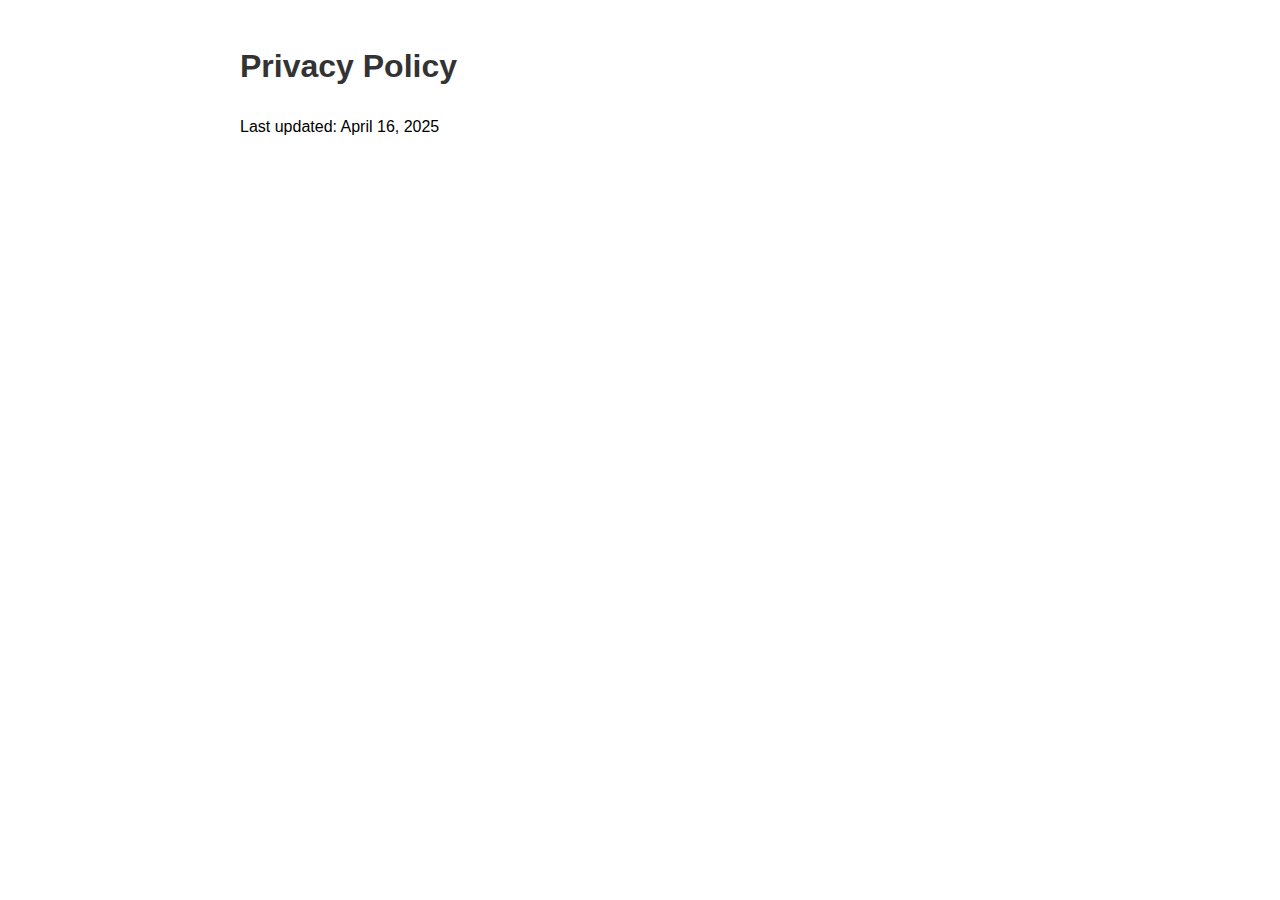
<file: privacy.html>
<!DOCTYPE html>
<html lang="en">
<head>
  <meta charset="UTF-8">
  <meta name="viewport" content="width=device-width, initial-scale=1.0">
  <title>Bazarema - Privacy Policy</title>
  <style>
    body { font-family: Arial, sans-serif; max-width: 800px; margin: auto; padding: 20px; line-height: 1.6; }
    h1, h2 { color: #333; }
  </style>
</head>
<body>
  <h1>Privacy Policy</h1>
  <p>Last updated: April 16, 2025</p>
  <p><Your Privacy Policy content here></p>
</body>
</html>
</file>
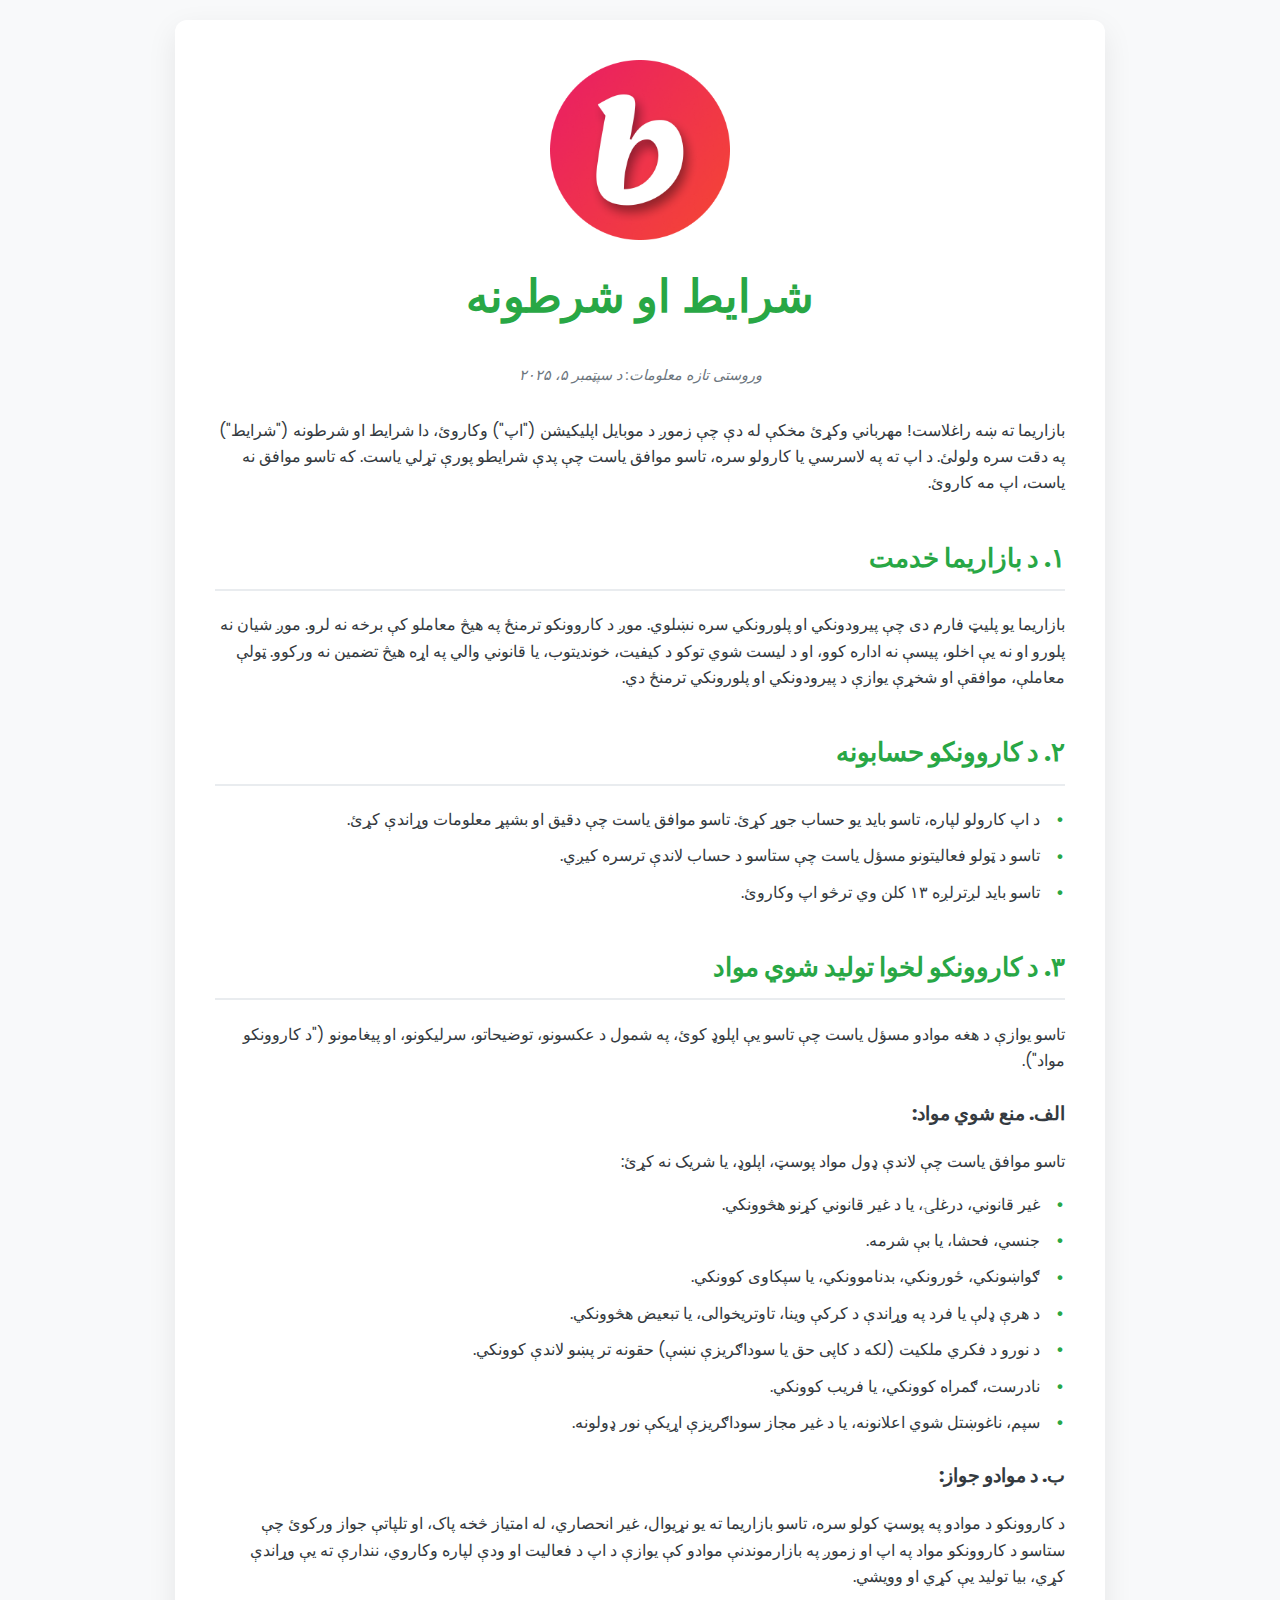
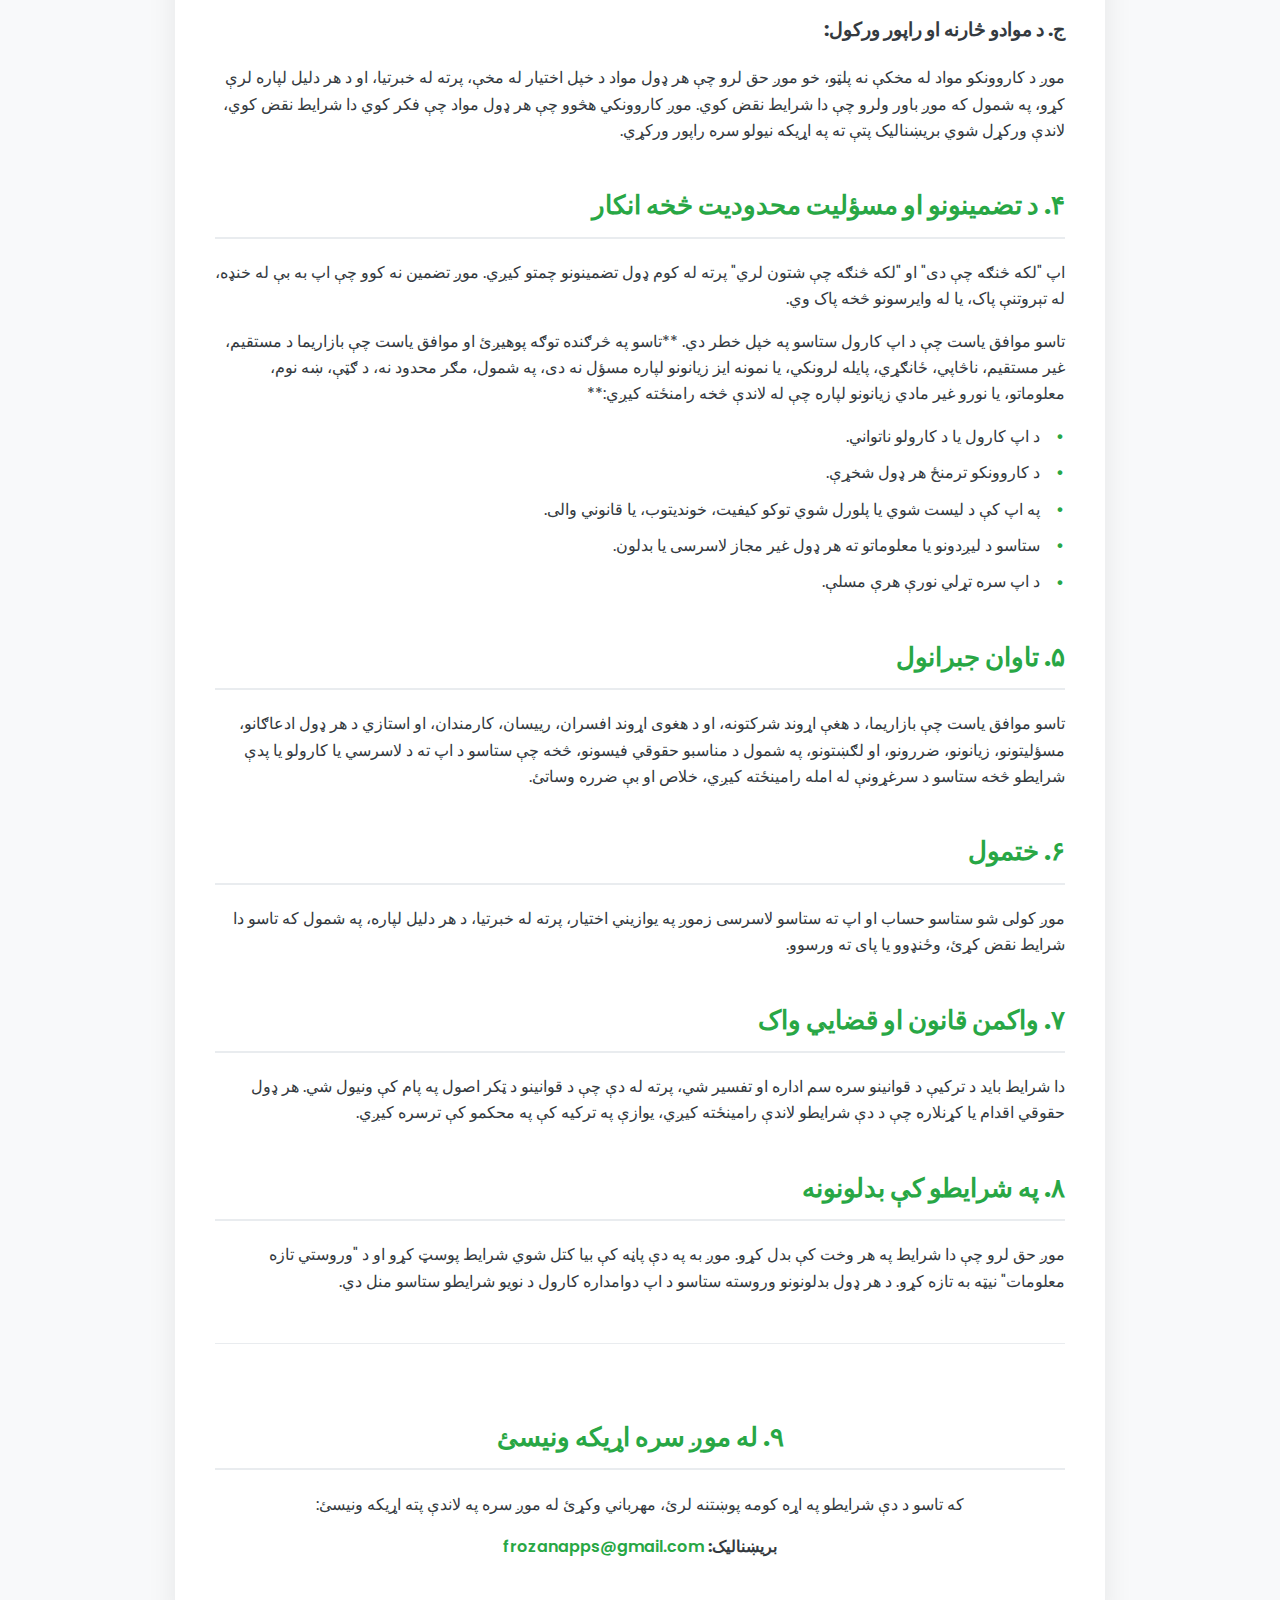
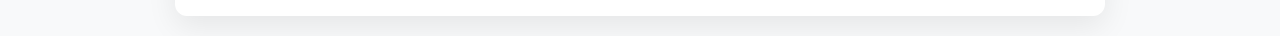
<file: terms-and-conditions-ps.html>
<!DOCTYPE html>
<html lang="ps" dir="rtl">
<head>
    <meta charset="UTF-8">
    <meta name="viewport" content="width=device-width, initial-scale=1.0">
    <title>Bazarema - شرایط او شرطونه</title>
    <link href="https://fonts.googleapis.com/css2?family=Poppins:wght@400;600&display=swap" rel="stylesheet">
    <style>
        :root {
            --primary-color: #28a745;
            --secondary-color: #f8f9fa;
            --text-color: #343a40;
            --light-text-color: #6c757d;
            --container-bg: #ffffff;
            --border-color: #e9ecef;
        }
        body {
            font-family: 'Poppins', sans-serif;
            line-height: 1.65;
            margin: 0;
            padding: 20px;
            background-color: var(--secondary-color);
            color: var(--text-color);
            direction: rtl; /* Set text direction to right-to-left */
            text-align: right; /* Align text to the right for RTL languages */
        }
        .container {
            max-width: 850px;
            margin: auto;
            background: var(--container-bg);
            padding: 40px;
            border-radius: 12px;
            box-shadow: 0 10px 30px rgba(0,0,0,0.08);
        }
        .header {
            text-align: center;
            margin-bottom: 30px;
        }
        .header .logo {
            margin-bottom: 20px;
        }
        .header .logo img {
            max-width: 180px;
            height: auto;
            display: block;
            margin: 0 auto;
        }
        .header h1 {
            color: var(--primary-color);
            font-size: 2.8rem;
            font-weight: 600;
            margin-top: 0;
        }
        .header .last-updated {
            font-style: italic;
            color: var(--light-text-color);
            font-size: 0.9rem;
        }
        .content h2 {
            font-size: 1.6rem;
            color: var(--primary-color);
            border-bottom: 2px solid var(--border-color);
            padding-bottom: 10px;
            margin-top: 2.5rem;
        }
        .content h3 {
            font-size: 1.2rem;
            color: var(--text-color);
            margin-top: 1.5rem;
        }
        .content p, .content ul {
            font-size: 1rem;
            color: var(--text-color);
        }
        .content ul {
            list-style: none;
            padding-right: 0; /* Adjust padding for RTL */
            padding-left: 0; /* Ensure no left padding */
        }
        .content li {
            position: relative;
            padding-right: 25px; /* Adjust padding for RTL */
            padding-left: 0; /* Ensure no left padding */
            margin-bottom: 10px;
        }
        .content li::before {
            content: '•';
            color: var(--primary-color);
            font-size: 1.2rem;
            position: absolute;
            right: 0; /* Adjust position for RTL */
            left: auto; /* Remove left positioning */
            top: 50%;
            transform: translateY(-50%);
        }
        .contact-info {
            text-align: center;
            margin-top: 3rem;
            padding-top: 2rem;
            border-top: 1px solid var(--border-color);
        }
        a {
            color: var(--primary-color);
            text-decoration: none;
            font-weight: 600;
        }
        a:hover {
            text-decoration: underline;
        }
    </style>
</head>
<body>
    <div class="container">
        <div class="header">
            <div class="logo">
              <img src="bazarema_logo.png" alt="Bazarema Logo">
            </div>
            <h1>شرایط او شرطونه</h1>
            <p class="last-updated">وروستی تازه معلومات: د سپټمبر ۵، ۲۰۲۵</p>
        </div>

        <div class="content">
            <p>بازاریما ته ښه راغلاست! مهرباني وکړئ مخکې له دې چې زموږ د موبایل اپلیکیشن ("اپ") وکاروئ، دا شرایط او شرطونه ("شرایط") په دقت سره ولولئ. د اپ ته په لاسرسي یا کارولو سره، تاسو موافق یاست چې پدې شرایطو پورې تړلي یاست. که تاسو موافق نه یاست، اپ مه کاروئ.</p>

            <h2>۱. د بازاریما خدمت</h2>
            <p>بازاریما یو پلیټ فارم دی چې پیرودونکي او پلورونکي سره نښلوي. موږ د کاروونکو ترمنځ په هیڅ معاملو کې برخه نه لرو. موږ شیان نه پلورو او نه یې اخلو، پیسې نه اداره کوو، او د لیست شوي توکو د کیفیت، خوندیتوب، یا قانوني والي په اړه هیڅ تضمین نه ورکوو. ټولې معاملې، موافقې او شخړې یوازې د پیرودونکي او پلورونکي ترمنځ دي.</p>

            <h2>۲. د کاروونکو حسابونه</h2>
            <ul>
                <li>د اپ کارولو لپاره، تاسو باید یو حساب جوړ کړئ. تاسو موافق یاست چې دقیق او بشپړ معلومات وړاندې کړئ.</li>
                <li>تاسو د ټولو فعالیتونو مسؤل یاست چې ستاسو د حساب لاندې ترسره کیږي.</li>
                <li>تاسو باید لږترلږه ۱۳ کلن وي ترڅو اپ وکاروئ.</li>
            </ul>

            <h2>۳. د کاروونکو لخوا تولید شوي مواد</h2>
            <p>تاسو یوازې د هغه موادو مسؤل یاست چې تاسو یې اپلوډ کوئ، په شمول د عکسونو، توضیحاتو، سرلیکونو، او پیغامونو ("د کاروونکو مواد").</p>
            <h3>الف. منع شوي مواد:</h3>
            <p>تاسو موافق یاست چې لاندې ډول مواد پوسټ، اپلوډ، یا شریک نه کړئ:</p>
            <ul>
                <li>غیر قانوني، درغلۍ، یا د غیر قانوني کړنو هڅوونکي.</li>
                <li>جنسي، فحشا، یا بې شرمه.</li>
                <li>ګواښونکي، ځورونکي، بدناموونکي، یا سپکاوی کوونکي.</li>
                <li>د هرې ډلې یا فرد په وړاندې د کرکې وینا، تاوتریخوالی، یا تبعیض هڅوونکي.</li>
                <li>د نورو د فکري ملکیت (لکه د کاپی حق یا سوداګریزې نښې) حقونه تر پښو لاندې کوونکي.</li>
                <li>نادرست، ګمراه کوونکي، یا فریب کوونکي.</li>
                <li>سپم، ناغوښتل شوي اعلانونه، یا د غیر مجاز سوداګریزې اړیکې نور ډولونه.</li>
            </ul>
            <h3>ب. د موادو جواز:</h3>
            <p>د کاروونکو د موادو په پوسټ کولو سره، تاسو بازاریما ته یو نړیوال، غیر انحصاري، له امتیاز څخه پاک، او تلپاتې جواز ورکوئ چې ستاسو د کاروونکو مواد په اپ او زموږ په بازارموندنې موادو کې یوازې د اپ د فعالیت او ودې لپاره وکاروي، نندارې ته یې وړاندې کړي، بیا تولید یې کړي او وویشي.</p>
            <h3>ج. د موادو څارنه او راپور ورکول:</h3>
            <p>موږ د کاروونکو مواد له مخکې نه پلټو، خو موږ حق لرو چې هر ډول مواد د خپل اختیار له مخې، پرته له خبرتیا، او د هر دلیل لپاره لرې کړو، په شمول که موږ باور ولرو چې دا شرایط نقض کوي. موږ کاروونکي هڅوو چې هر ډول مواد چې فکر کوي دا شرایط نقض کوي، لاندې ورکړل شوي بریښنالیک پتې ته په اړیکه نیولو سره راپور ورکړي.</p>

            <h2>۴. د تضمینونو او مسؤلیت محدودیت څخه انکار</h2>
            <p>اپ "لکه څنګه چې دی" او "لکه څنګه چې شتون لري" پرته له کوم ډول تضمینونو چمتو کیږي. موږ تضمین نه کوو چې اپ به بې له خنډه، له تېروتنې پاک، یا له وایرسونو څخه پاک وي.</p>
            <p>تاسو موافق یاست چې د اپ کارول ستاسو په خپل خطر دي. **تاسو په څرګنده توګه پوهیږئ او موافق یاست چې بازاریما د مستقیم، غیر مستقیم، ناڅاپي، ځانګړي، پایله لرونکي، یا نمونه ایز زیانونو لپاره مسؤل نه دی، په شمول، مګر محدود نه، د ګټې، ښه نوم، معلوماتو، یا نورو غیر مادي زیانونو لپاره چې له لاندې څخه رامنځته کیږي:**</p>
            <ul>
                <li>د اپ کارول یا د کارولو ناتواني.</li>
                <li>د کاروونکو ترمنځ هر ډول شخړې.</li>
                <li>په اپ کې د لیست شوي یا پلورل شوي توکو کیفیت، خوندیتوب، یا قانوني والی.</li>
                <li>ستاسو د لیږدونو یا معلوماتو ته هر ډول غیر مجاز لاسرسی یا بدلون.</li>
                <li>د اپ سره تړلي نورې هرې مسلې.</li>
            </ul>

            <h2>۵. تاوان جبرانول</h2>
            <p>تاسو موافق یاست چې بازاریما، د هغې اړوند شرکتونه، او د هغوی اړوند افسران، رییسان، کارمندان، او استازي د هر ډول ادعاګانو، مسؤلیتونو، زیانونو، ضررونو، او لګښتونو، په شمول د مناسبو حقوقي فیسونو، څخه چې ستاسو د اپ ته د لاسرسي یا کارولو یا پدې شرایطو څخه ستاسو د سرغړونې له امله رامینځته کیږي، خلاص او بې ضرره وساتئ.</p>

            <h2>۶. ختمول</h2>
            <p>موږ کولی شو ستاسو حساب او اپ ته ستاسو لاسرسی زموږ په یوازیني اختیار، پرته له خبرتیا، د هر دلیل لپاره، په شمول که تاسو دا شرایط نقض کړئ، وځنډوو یا پای ته ورسوو.</p>

            <h2>۷. واکمن قانون او قضایي واک</h2>
            <p>دا شرایط باید د ترکیې د قوانینو سره سم اداره او تفسیر شي، پرته له دې چې د قوانینو د ټکر اصول په پام کې ونیول شي. هر ډول حقوقي اقدام یا کړنلاره چې د دې شرایطو لاندې رامینځته کیږي، یوازې په ترکیه کې په محکمو کې ترسره کیږي.</p>

            <h2>۸. په شرایطو کې بدلونونه</h2>
            <p>موږ حق لرو چې دا شرایط په هر وخت کې بدل کړو. موږ به په دې پاڼه کې بیا کتل شوي شرایط پوسټ کړو او د "وروستي تازه معلومات" نیټه به تازه کړو. د هر ډول بدلونونو وروسته ستاسو د اپ دوامداره کارول د نویو شرایطو ستاسو منل دي.</p>

            <div class="contact-info">
                <h2>۹. له موږ سره اړیکه ونیسئ</h2>
                <p>که تاسو د دې شرایطو په اړه کومه پوښتنه لرئ، مهرباني وکړئ له موږ سره په لاندې پته اړیکه ونیسئ:</p>
                <p><strong>بریښنالیک:</strong> <a href="mailto:frozanapps@gmail.com">frozanapps@gmail.com</a></p>
            </div>
        </div>
    </div>
</body>
</html>
</file>
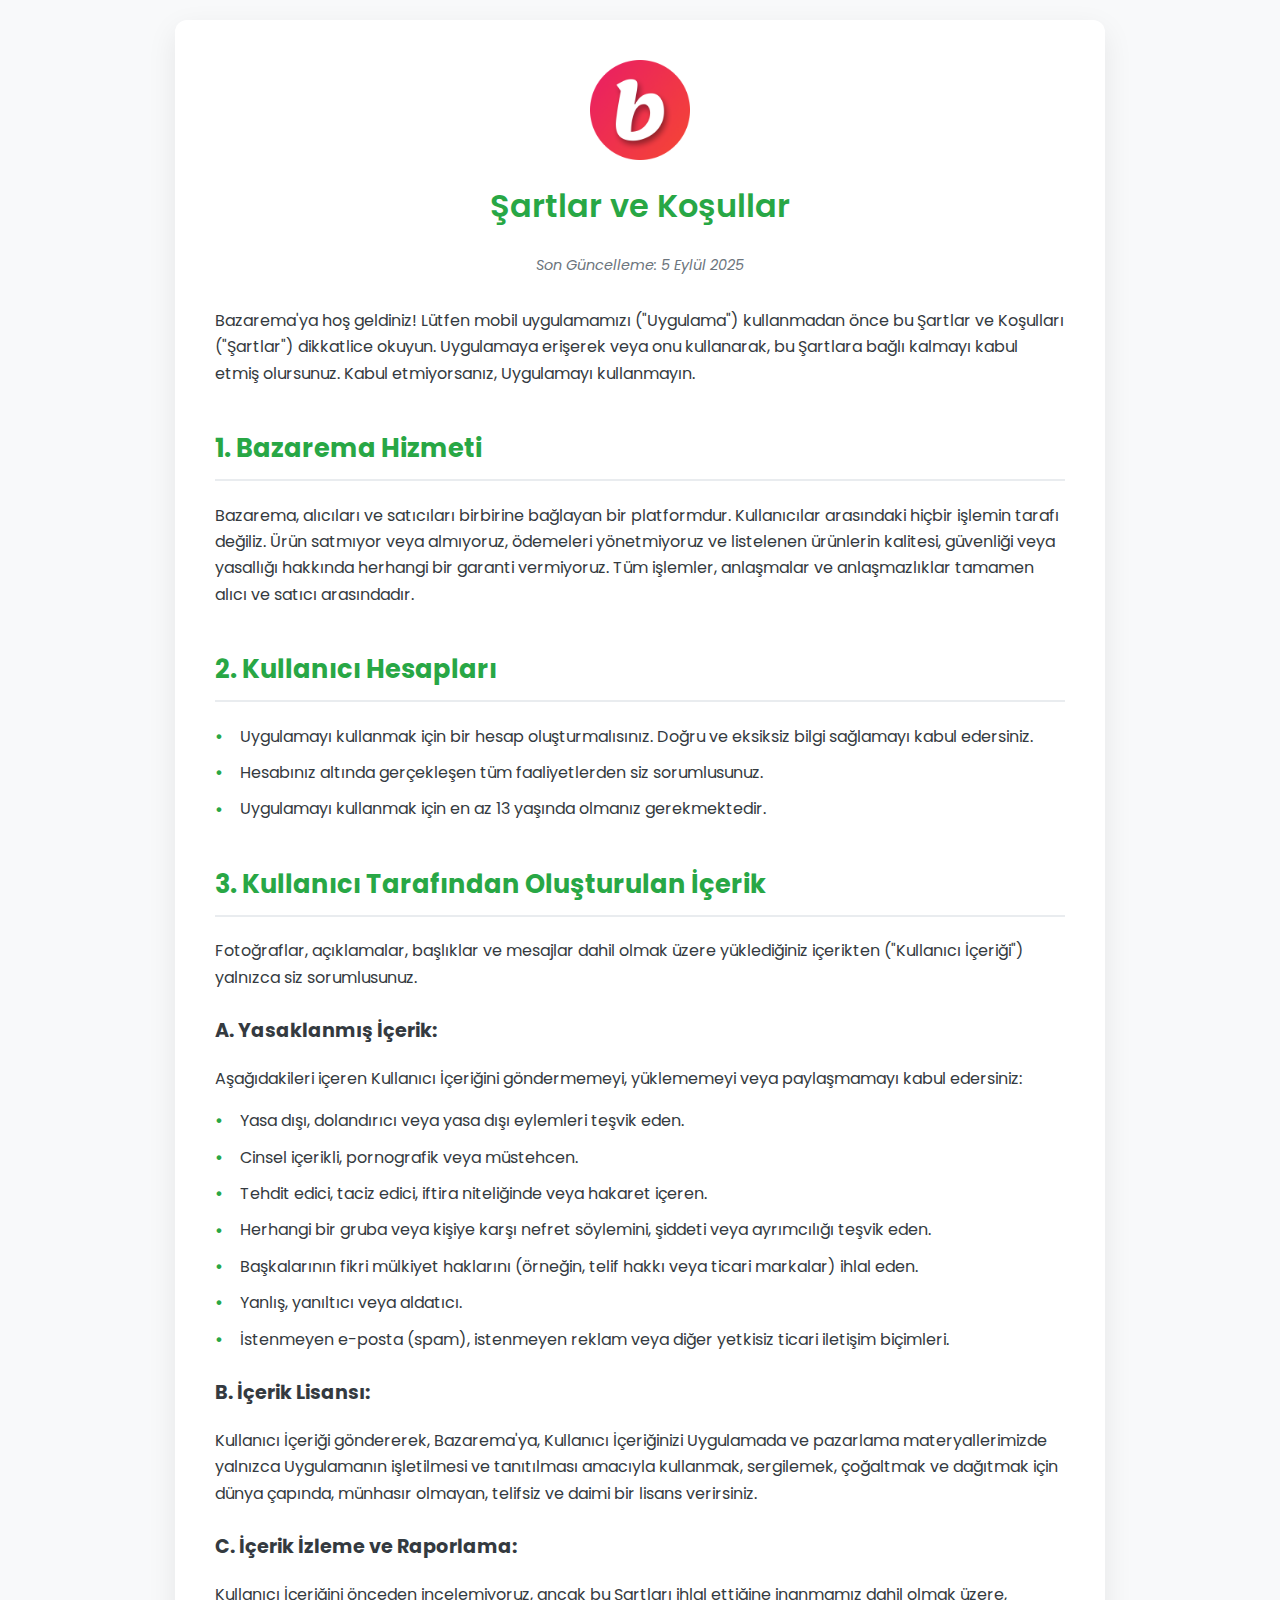
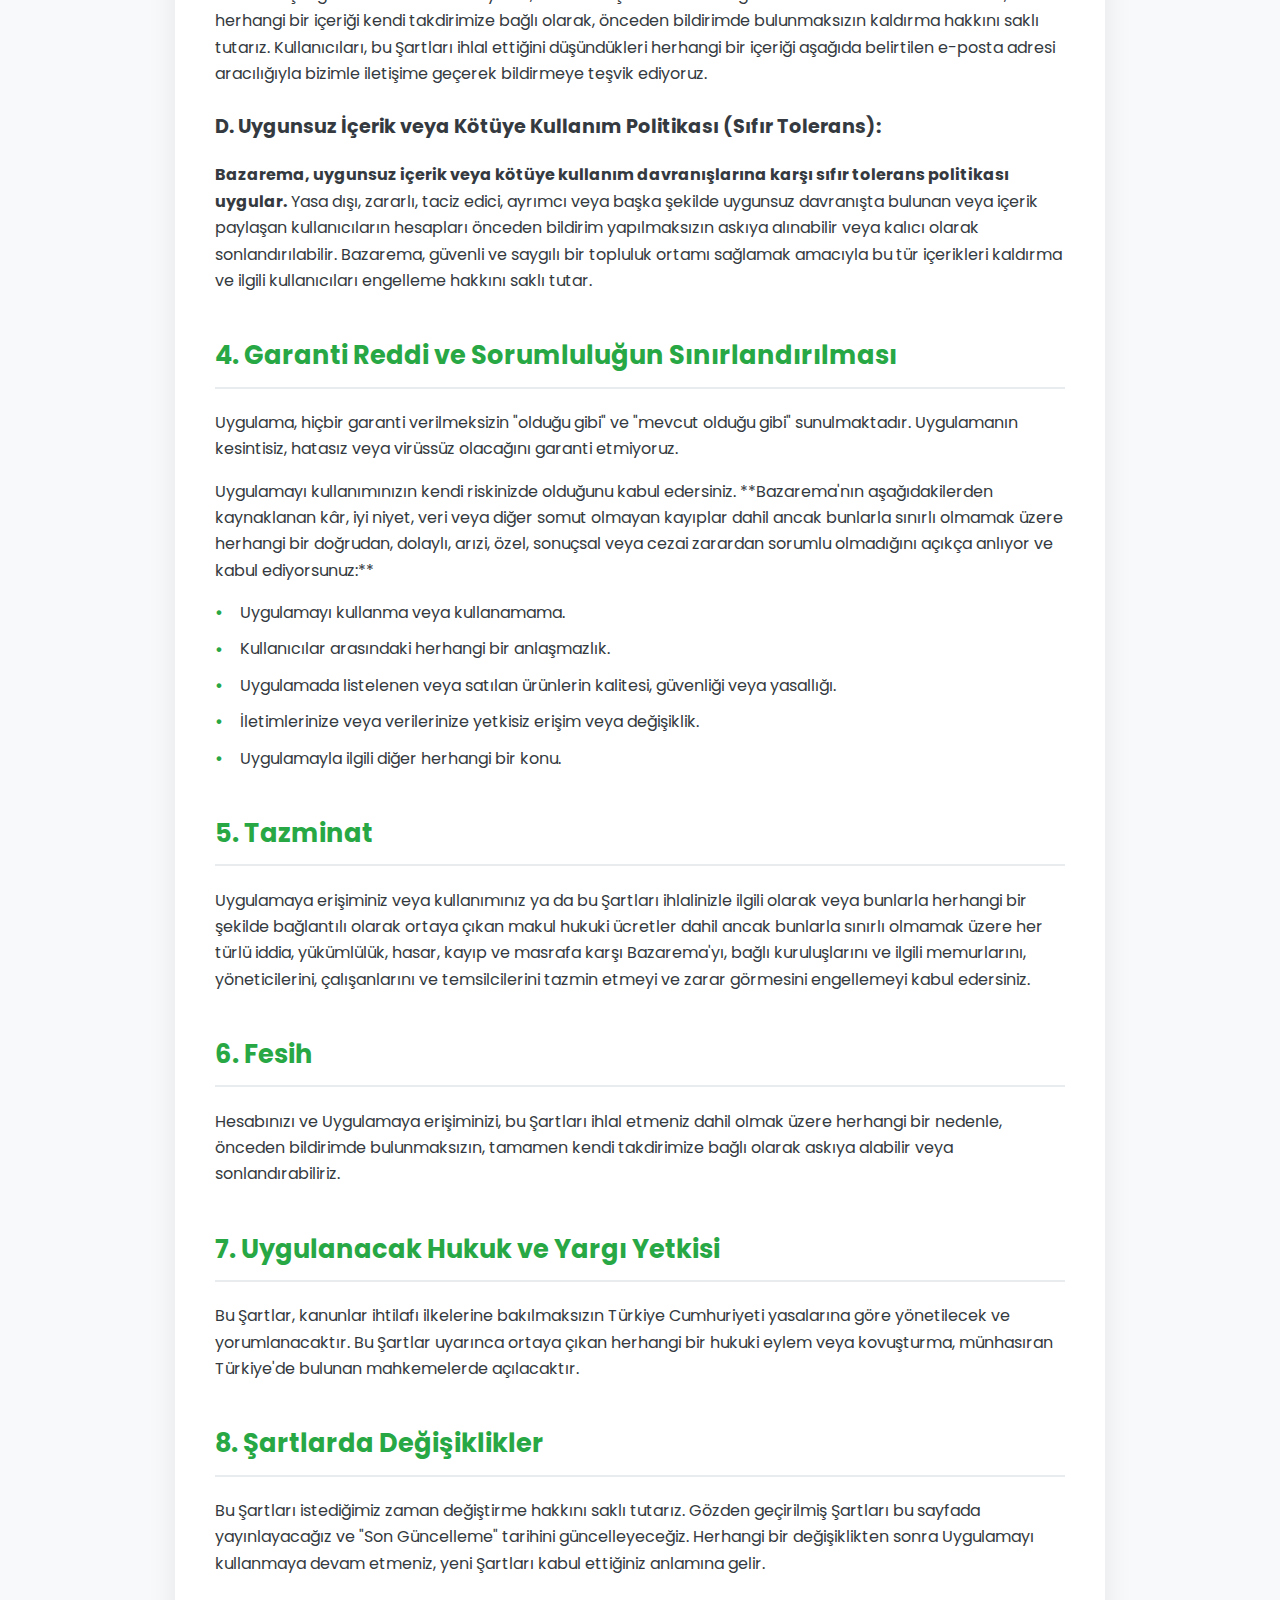
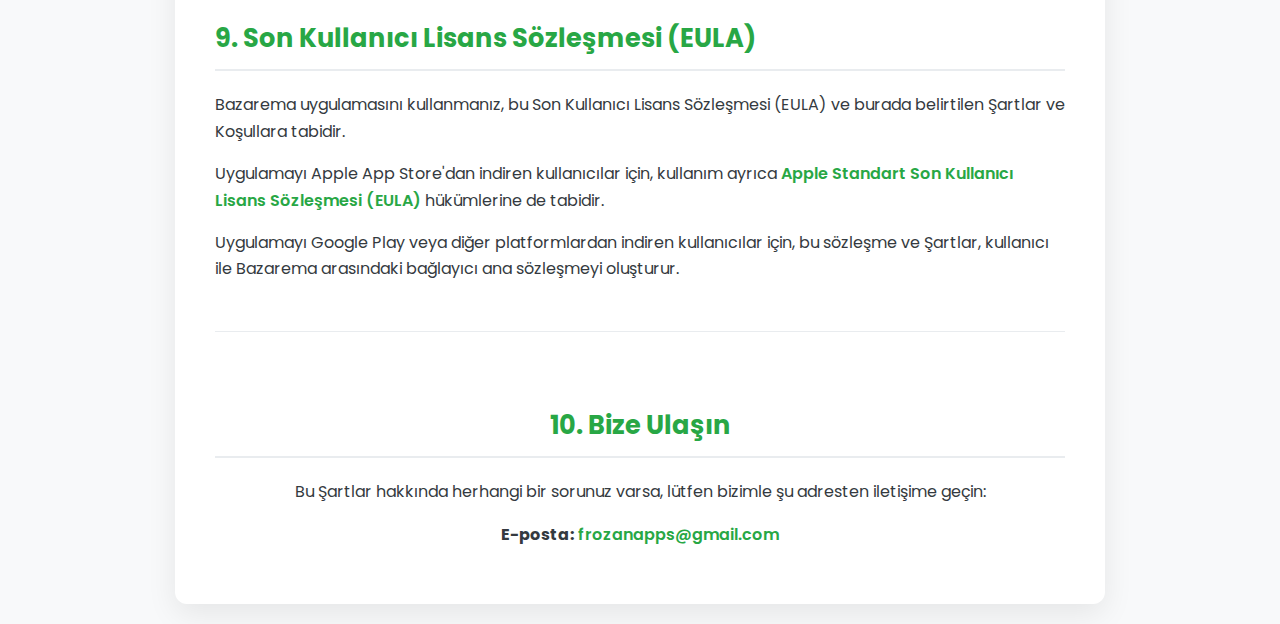
<file: terms-and-conditions-tr.html>
<!DOCTYPE html>
<html lang="tr">
<head>
    <meta charset="UTF-8">
    <meta name="viewport" content="width=device-width, initial-scale=1.0">
    <title>Bazarema - Şartlar ve Koşullar</title>
    <link href="https://fonts.googleapis.com/css2?family=Poppins:wght@400;600&display=swap" rel="stylesheet">
    <style>
        :root {
            --primary-color: #28a745;
            --secondary-color: #f8f9fa;
            --text-color: #343a40;
            --light-text-color: #6c757d;
            --container-bg: #ffffff;
            --border-color: #e9ecef;
        }
        body {
            font-family: 'Poppins', sans-serif;
            line-height: 1.65;
            margin: 0;
            padding: 20px;
            background-color: var(--secondary-color);
            color: var(--text-color);
        }
        .container {
            max-width: 850px;
            margin: auto;
            background: var(--container-bg);
            padding: 40px;
            border-radius: 12px;
            box-shadow: 0 10px 30px rgba(0,0,0,0.08);
        }
        .header {
            text-align: center;
            margin-bottom: 30px;
        }
        .header .logo {
            margin-bottom: 20px;
        }
       .header .logo img {
        max-width: 100px; /* Adjust logo size as needed */
        height: auto;
        display: block; /* Ensures centering */
        margin: 0 auto; /* Centers the image */
      }
      .header h1 {
        color: var(--primary-color);
        font-size: 2rem;
        font-weight: 600;
        margin-top: 0;
      }
        .header .last-updated {
            font-style: italic;
            color: var(--light-text-color);
            font-size: 0.9rem;
        }
        .content h2 {
            font-size: 1.6rem;
            color: var(--primary-color);
            border-bottom: 2px solid var(--border-color);
            padding-bottom: 10px;
            margin-top: 2.5rem;
        }
        .content h3 {
            font-size: 1.2rem;
            color: var(--text-color);
            margin-top: 1.5rem;
        }
        .content p, .content ul {
            font-size: 1rem;
            color: var(--text-color);
        }
        .content ul {
            list-style: none;
            padding-left: 0;
        }
        .content li {
            position: relative;
            padding-left: 25px;
            margin-bottom: 10px;
        }
        .content li::before {
            content: '•';
            color: var(--primary-color);
            font-size: 1.2rem;
            position: absolute;
            left: 0;
            top: 50%;
            transform: translateY(-50%);
        }
        .contact-info {
            text-align: center;
            margin-top: 3rem;
            padding-top: 2rem;
            border-top: 1px solid var(--border-color);
        }
        a {
            color: var(--primary-color);
            text-decoration: none;
            font-weight: 600;
        }
        a:hover {
            text-decoration: underline;
        }
    </style>
</head>
<body>
    <div class="container">
        <div class="header">
            <div class="logo">
              <img src="bazarema_logo.png" alt="Bazarema Logo">
            </div>
            <h1>Şartlar ve Koşullar</h1>
            <p class="last-updated">Son Güncelleme: 5 Eylül 2025</p>
        </div>

        <div class="content">
            <p>Bazarema'ya hoş geldiniz! Lütfen mobil uygulamamızı ("Uygulama") kullanmadan önce bu Şartlar ve Koşulları ("Şartlar") dikkatlice okuyun. Uygulamaya erişerek veya onu kullanarak, bu Şartlara bağlı kalmayı kabul etmiş olursunuz. Kabul etmiyorsanız, Uygulamayı kullanmayın.</p>

            <h2>1. Bazarema Hizmeti</h2>
            <p>Bazarema, alıcıları ve satıcıları birbirine bağlayan bir platformdur. Kullanıcılar arasındaki hiçbir işlemin tarafı değiliz. Ürün satmıyor veya almıyoruz, ödemeleri yönetmiyoruz ve listelenen ürünlerin kalitesi, güvenliği veya yasallığı hakkında herhangi bir garanti vermiyoruz. Tüm işlemler, anlaşmalar ve anlaşmazlıklar tamamen alıcı ve satıcı arasındadır.</p>

            <h2>2. Kullanıcı Hesapları</h2>
            <ul>
                <li>Uygulamayı kullanmak için bir hesap oluşturmalısınız. Doğru ve eksiksiz bilgi sağlamayı kabul edersiniz.</li>
                <li>Hesabınız altında gerçekleşen tüm faaliyetlerden siz sorumlusunuz.</li>
                <li>Uygulamayı kullanmak için en az 13 yaşında olmanız gerekmektedir.</li>
            </ul>

            <h2>3. Kullanıcı Tarafından Oluşturulan İçerik</h2>
            <p>Fotoğraflar, açıklamalar, başlıklar ve mesajlar dahil olmak üzere yüklediğiniz içerikten ("Kullanıcı İçeriği") yalnızca siz sorumlusunuz.</p>
            <h3>A. Yasaklanmış İçerik:</h3>
            <p>Aşağıdakileri içeren Kullanıcı İçeriğini göndermemeyi, yüklememeyi veya paylaşmamayı kabul edersiniz:</p>
            <ul>
                <li>Yasa dışı, dolandırıcı veya yasa dışı eylemleri teşvik eden.</li>
                <li>Cinsel içerikli, pornografik veya müstehcen.</li>
                <li>Tehdit edici, taciz edici, iftira niteliğinde veya hakaret içeren.</li>
                <li>Herhangi bir gruba veya kişiye karşı nefret söylemini, şiddeti veya ayrımcılığı teşvik eden.</li>
                <li>Başkalarının fikri mülkiyet haklarını (örneğin, telif hakkı veya ticari markalar) ihlal eden.</li>
                <li>Yanlış, yanıltıcı veya aldatıcı.</li>
                <li>İstenmeyen e-posta (spam), istenmeyen reklam veya diğer yetkisiz ticari iletişim biçimleri.</li>
            </ul>
            <h3>B. İçerik Lisansı:</h3>
            <p>Kullanıcı İçeriği göndererek, Bazarema'ya, Kullanıcı İçeriğinizi Uygulamada ve pazarlama materyallerimizde yalnızca Uygulamanın işletilmesi ve tanıtılması amacıyla kullanmak, sergilemek, çoğaltmak ve dağıtmak için dünya çapında, münhasır olmayan, telifsiz ve daimi bir lisans verirsiniz.</p>
            <h3>C. İçerik İzleme ve Raporlama:</h3>
            <p>Kullanıcı İçeriğini önceden incelemiyoruz, ancak bu Şartları ihlal ettiğine inanmamız dahil olmak üzere, herhangi bir içeriği kendi takdirimize bağlı olarak, önceden bildirimde bulunmaksızın kaldırma hakkını saklı tutarız. Kullanıcıları, bu Şartları ihlal ettiğini düşündükleri herhangi bir içeriği aşağıda belirtilen e-posta adresi aracılığıyla bizimle iletişime geçerek bildirmeye teşvik ediyoruz.</p>

            <h3>D. Uygunsuz İçerik veya Kötüye Kullanım Politikası (Sıfır Tolerans):</h3>
            <p><strong>Bazarema, uygunsuz içerik veya kötüye kullanım davranışlarına karşı sıfır tolerans politikası uygular.</strong>
            Yasa dışı, zararlı, taciz edici, ayrımcı veya başka şekilde uygunsuz davranışta bulunan veya içerik paylaşan kullanıcıların hesapları önceden bildirim yapılmaksızın askıya alınabilir veya kalıcı olarak sonlandırılabilir.
            Bazarema, güvenli ve saygılı bir topluluk ortamı sağlamak amacıyla bu tür içerikleri kaldırma ve ilgili kullanıcıları engelleme hakkını saklı tutar.</p>


            
            <h2>4. Garanti Reddi ve Sorumluluğun Sınırlandırılması</h2>
            <p>Uygulama, hiçbir garanti verilmeksizin "olduğu gibi" ve "mevcut olduğu gibi" sunulmaktadır. Uygulamanın kesintisiz, hatasız veya virüssüz olacağını garanti etmiyoruz.</p>
            <p>Uygulamayı kullanımınızın kendi riskinizde olduğunu kabul edersiniz. **Bazarema'nın aşağıdakilerden kaynaklanan kâr, iyi niyet, veri veya diğer somut olmayan kayıplar dahil ancak bunlarla sınırlı olmamak üzere herhangi bir doğrudan, dolaylı, arızi, özel, sonuçsal veya cezai zarardan sorumlu olmadığını açıkça anlıyor ve kabul ediyorsunuz:**</p>
            <ul>
                <li>Uygulamayı kullanma veya kullanamama.</li>
                <li>Kullanıcılar arasındaki herhangi bir anlaşmazlık.</li>
                <li>Uygulamada listelenen veya satılan ürünlerin kalitesi, güvenliği veya yasallığı.</li>
                <li>İletimlerinize veya verilerinize yetkisiz erişim veya değişiklik.</li>
                <li>Uygulamayla ilgili diğer herhangi bir konu.</li>
            </ul>

            <h2>5. Tazminat</h2>
            <p>Uygulamaya erişiminiz veya kullanımınız ya da bu Şartları ihlalinizle ilgili olarak veya bunlarla herhangi bir şekilde bağlantılı olarak ortaya çıkan makul hukuki ücretler dahil ancak bunlarla sınırlı olmamak üzere her türlü iddia, yükümlülük, hasar, kayıp ve masrafa karşı Bazarema'yı, bağlı kuruluşlarını ve ilgili memurlarını, yöneticilerini, çalışanlarını ve temsilcilerini tazmin etmeyi ve zarar görmesini engellemeyi kabul edersiniz.</p>

            <h2>6. Fesih</h2>
            <p>Hesabınızı ve Uygulamaya erişiminizi, bu Şartları ihlal etmeniz dahil olmak üzere herhangi bir nedenle, önceden bildirimde bulunmaksızın, tamamen kendi takdirimize bağlı olarak askıya alabilir veya sonlandırabiliriz.</p>

            <h2>7. Uygulanacak Hukuk ve Yargı Yetkisi</h2>
            <p>Bu Şartlar, kanunlar ihtilafı ilkelerine bakılmaksızın Türkiye Cumhuriyeti yasalarına göre yönetilecek ve yorumlanacaktır. Bu Şartlar uyarınca ortaya çıkan herhangi bir hukuki eylem veya kovuşturma, münhasıran Türkiye'de bulunan mahkemelerde açılacaktır.</p>

            <h2>8. Şartlarda Değişiklikler</h2>
            <p>Bu Şartları istediğimiz zaman değiştirme hakkını saklı tutarız. Gözden geçirilmiş Şartları bu sayfada yayınlayacağız ve "Son Güncelleme" tarihini güncelleyeceğiz. Herhangi bir değişiklikten sonra Uygulamayı kullanmaya devam etmeniz, yeni Şartları kabul ettiğiniz anlamına gelir.</p>

            <h2>9. Son Kullanıcı Lisans Sözleşmesi (EULA)</h2>
            <p>Bazarema uygulamasını kullanmanız, bu Son Kullanıcı Lisans Sözleşmesi (EULA) ve burada belirtilen Şartlar ve Koşullara tabidir.</p>
            <p>Uygulamayı Apple App Store'dan indiren kullanıcılar için, kullanım ayrıca
            <a href="https://www.apple.com/legal/internet-services/itunes/dev/stdeula/" target="_blank">
            Apple Standart Son Kullanıcı Lisans Sözleşmesi (EULA)</a> hükümlerine de tabidir.</p>
            <p>Uygulamayı Google Play veya diğer platformlardan indiren kullanıcılar için, bu sözleşme ve Şartlar, kullanıcı ile Bazarema arasındaki bağlayıcı ana sözleşmeyi oluşturur.</p>



            
            <div class="contact-info">
                <h2>10. Bize Ulaşın</h2>
                <p>Bu Şartlar hakkında herhangi bir sorunuz varsa, lütfen bizimle şu adresten iletişime geçin:</p>
                <p><strong>E-posta:</strong> <a href="mailto:frozanapps@gmail.com">frozanapps@gmail.com</a></p>
            </div>
        </div>
    </div>
</body>
</html>
</file>
